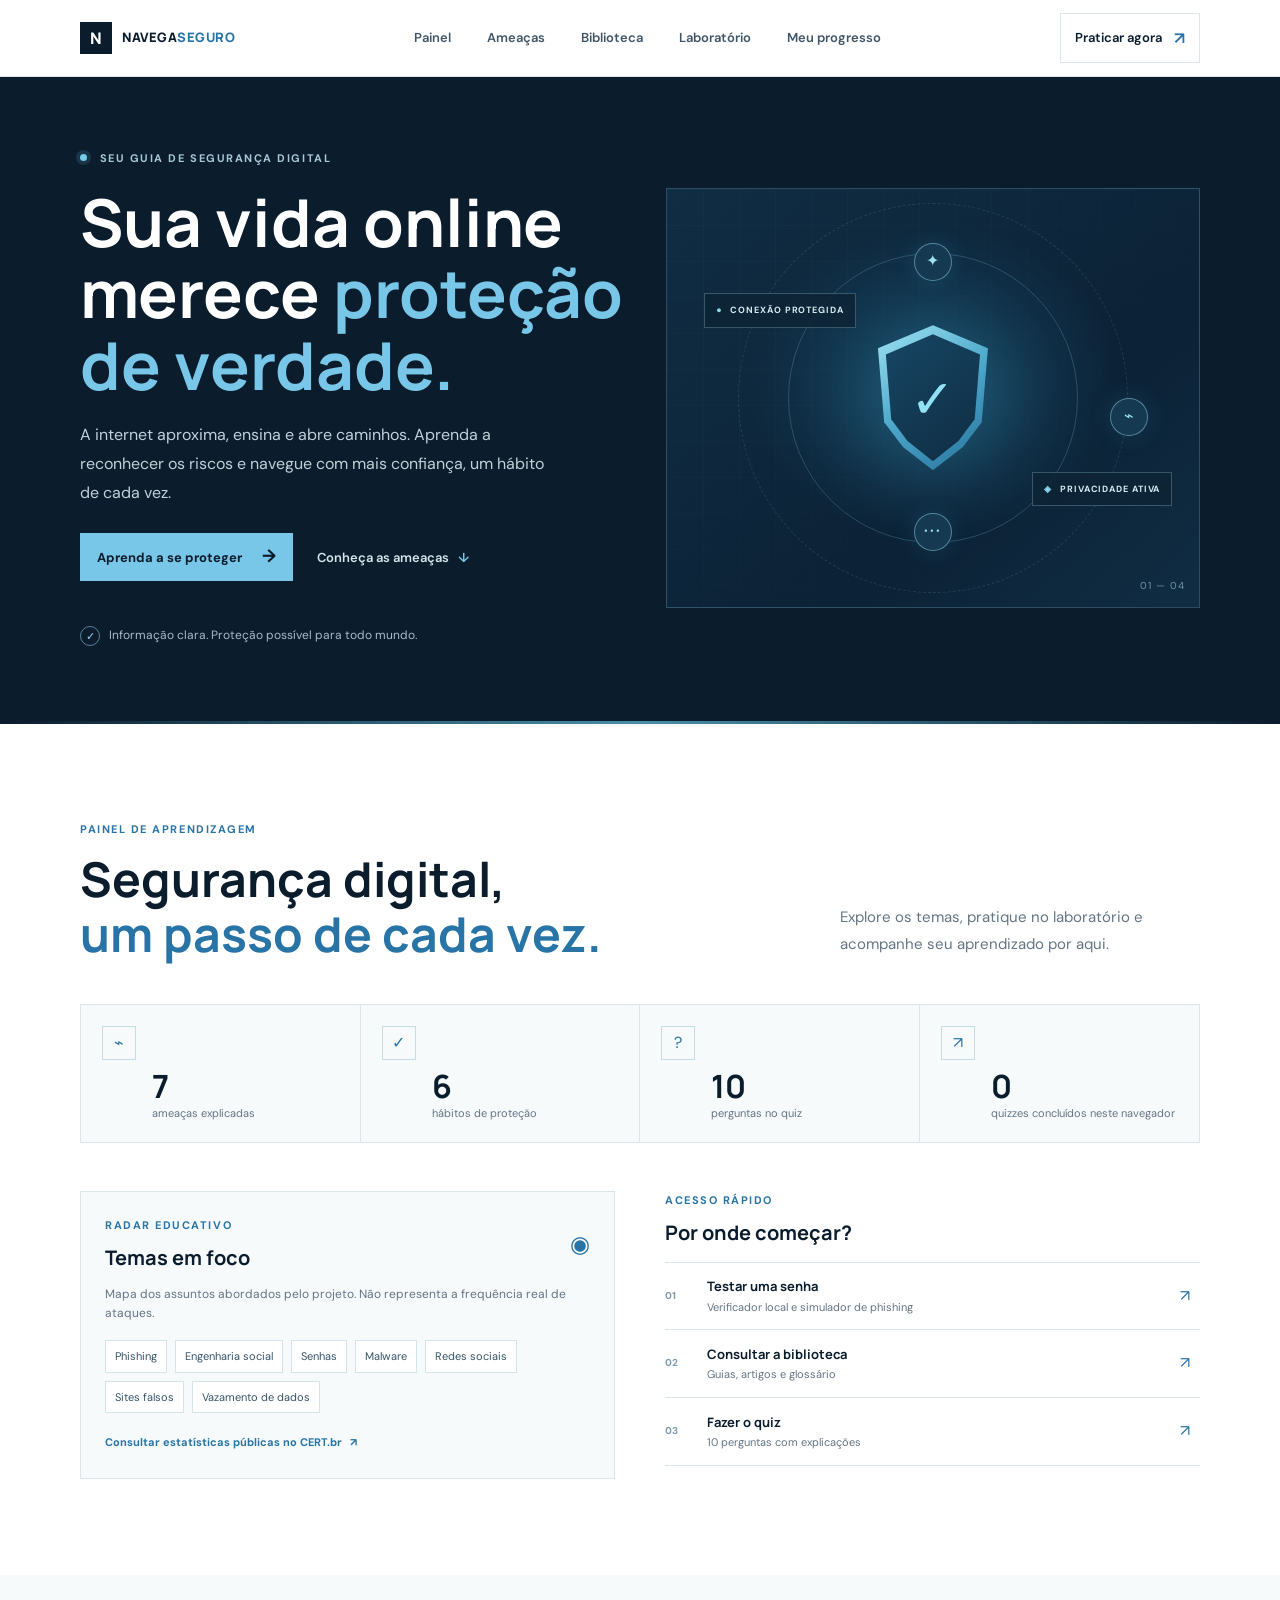
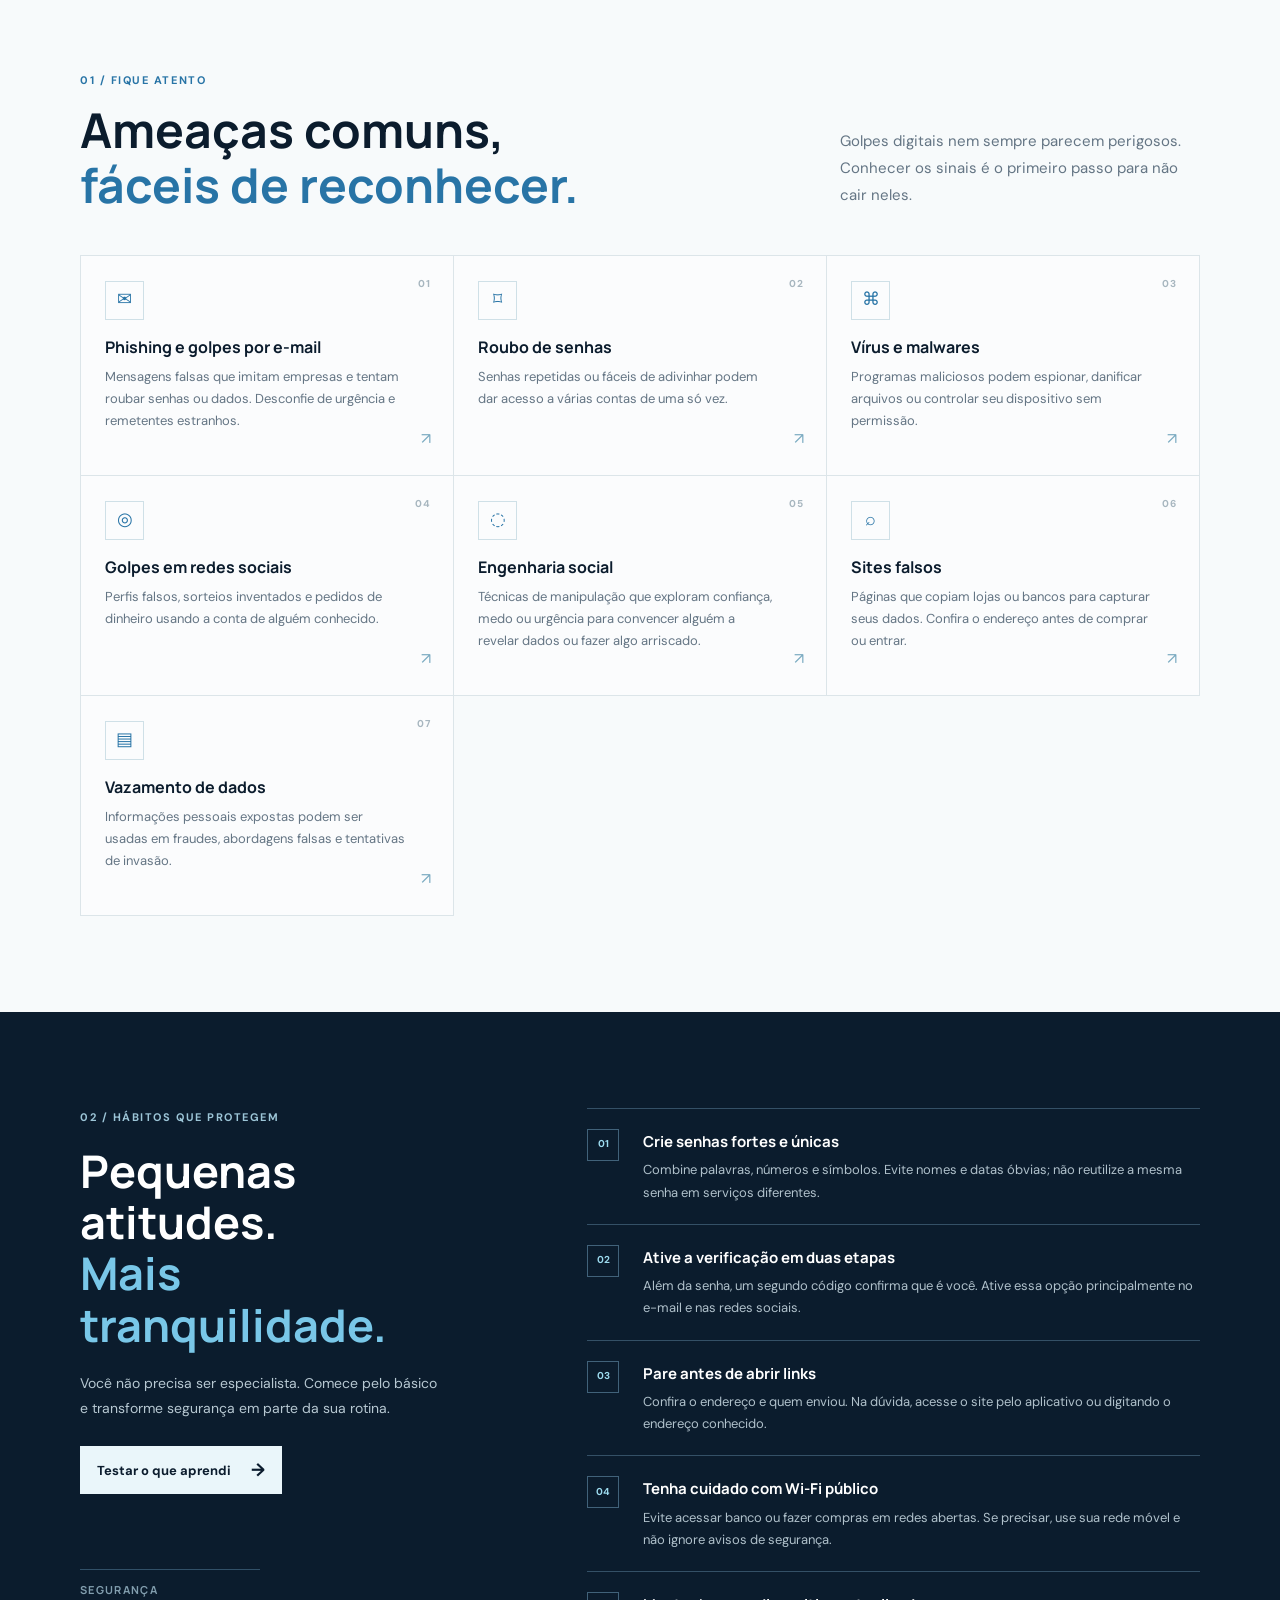
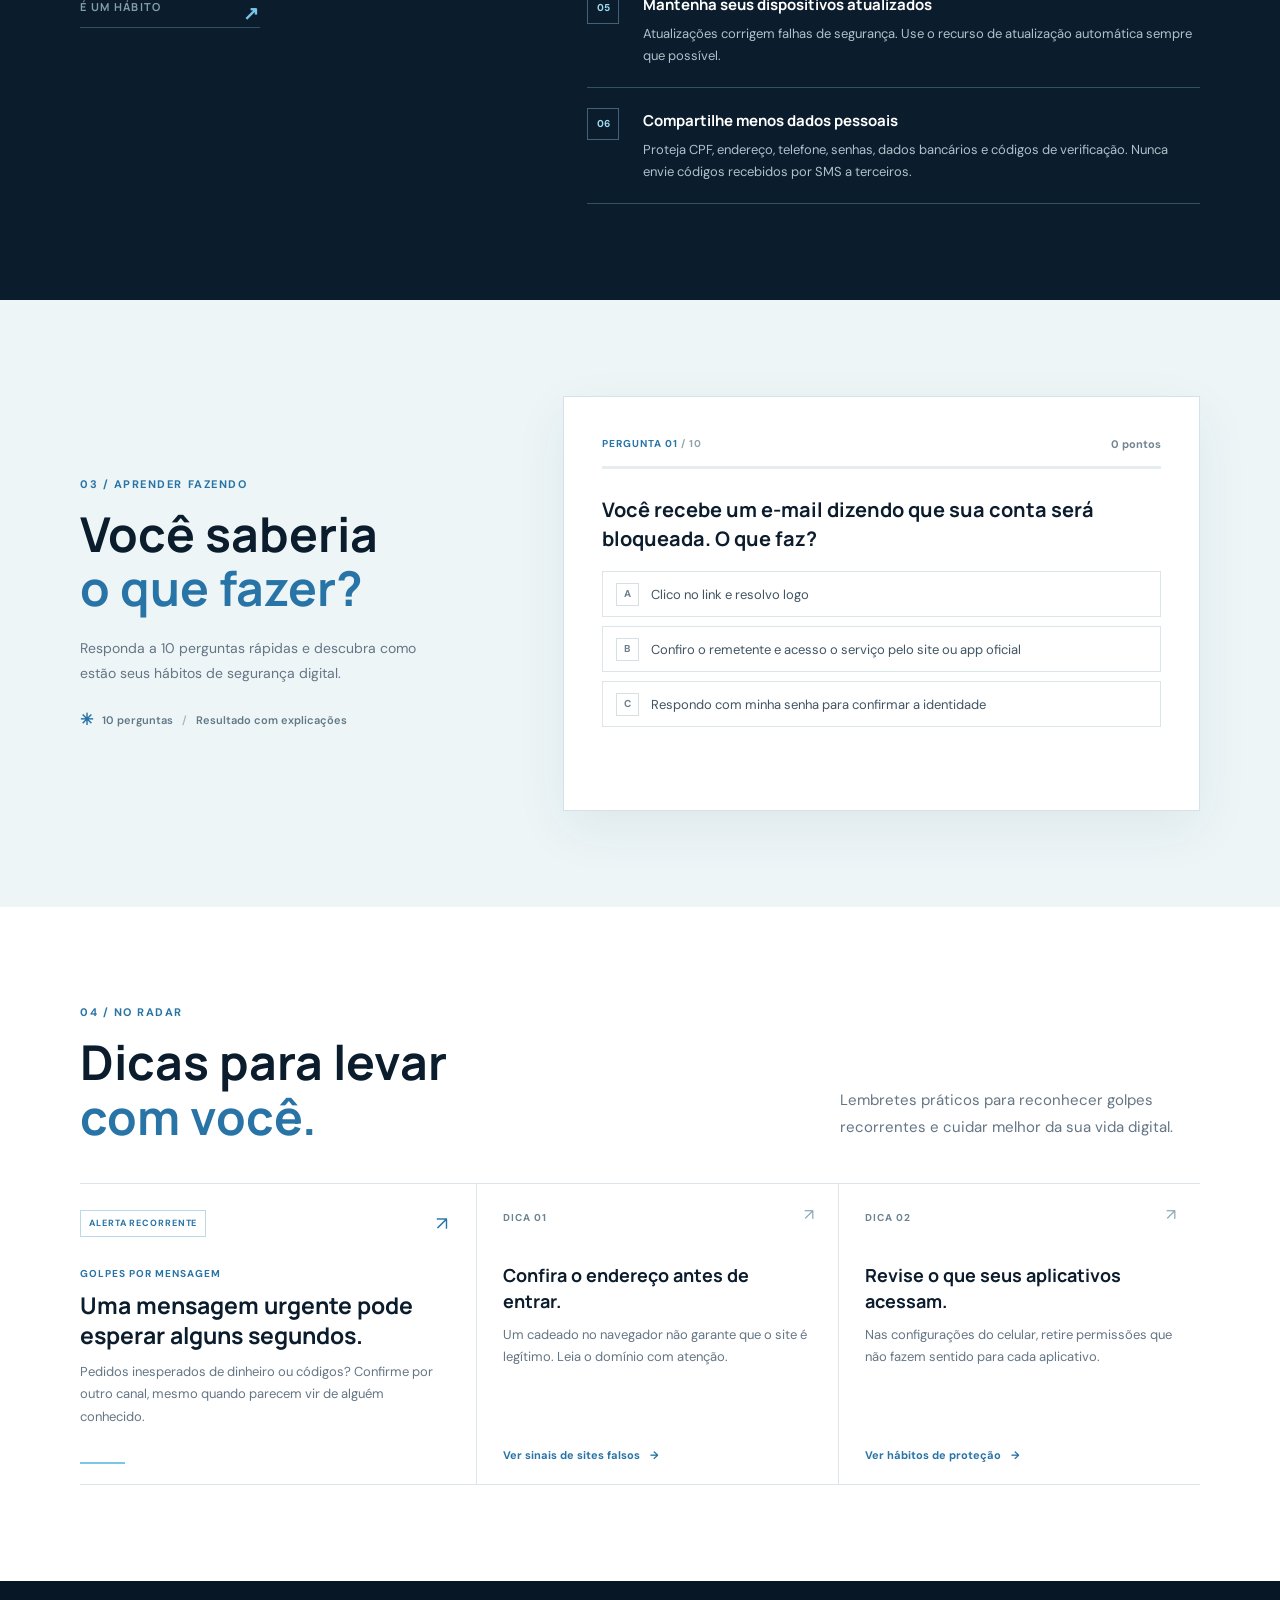
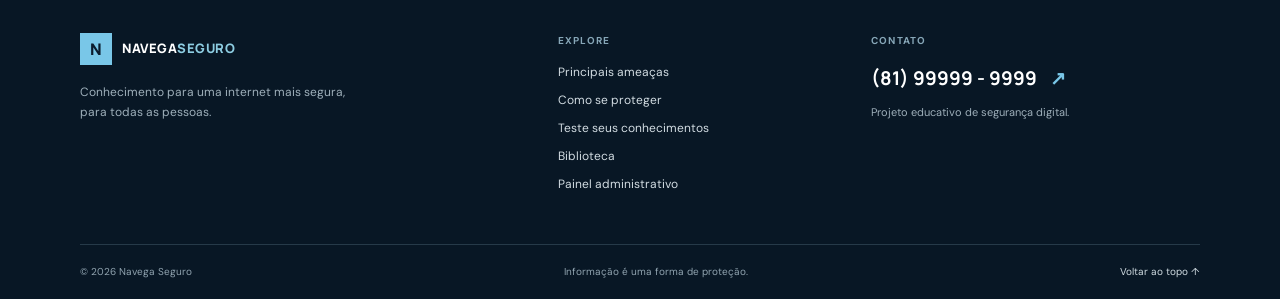
<file: index.html>
<!DOCTYPE html>
<html lang="pt-BR">
<head>
	<meta charset="UTF-8">
	<meta name="viewport" content="width=device-width, initial-scale=1.0">
	<meta name="theme-color" content="#0b1c2d">
	<meta name="description" content="Aprenda a identificar ameaças digitais e proteger suas contas, dispositivos e informações pessoais.">
	<title>Navega Seguro | Segurança digital para todos</title>
	<link rel="preconnect" href="https://fonts.googleapis.com">
	<link rel="preconnect" href="https://fonts.gstatic.com" crossorigin>
	<link href="https://fonts.googleapis.com/css2?family=DM+Sans:wght@400;500;600;700&family=Manrope:wght@500;600;700;800&display=swap" rel="stylesheet">
	<link rel="stylesheet" href="CSS/style.css">
	<script src="js/script.js" defer></script>
</head>
<body>
	<a class="skip-link" href="#conteudo">Pular para o conteúdo</a>

	<header class="site-header">
		<div class="container header-inner">
			<a class="brand" href="index.html" aria-label="Navega Seguro, página inicial">
				<span class="brand-mark" aria-hidden="true">N</span>
				<span>NAVEGA<span class="brand-light">SEGURO</span></span>
			</a>
			<button class="menu-toggle" type="button" aria-expanded="false" aria-controls="main-nav" aria-label="Abrir menu">
				<span></span><span></span><span></span>
			</button>
			<nav class="main-nav" id="main-nav" aria-label="Navegação principal">
				<a href="index.html">Painel</a>
				<a href="#ameacas">Ameaças</a>
				<a href="biblioteca.html">Biblioteca</a>
				<a href="laboratorio.html">Laboratório</a>
				<a href="conta.html">Meu progresso</a>
			</nav>
			<a class="header-cta" href="laboratorio.html">Praticar agora <span aria-hidden="true">↗</span></a>
		</div>
	</header>

	<main id="conteudo">
		<section class="hero" id="inicio" aria-labelledby="hero-title">
			<div class="container hero-layout">
				<div class="hero-copy">
					<p class="eyebrow"><span class="status-dot" aria-hidden="true"></span> SEU GUIA DE SEGURANÇA DIGITAL</p>
					<h1 id="hero-title">Sua vida online merece <span>proteção de verdade.</span></h1>
					<p class="hero-description">A internet aproxima, ensina e abre caminhos. Aprenda a reconhecer os riscos e navegue com mais confiança, um hábito de cada vez.</p>
					<div class="hero-actions">
						<a class="button button-primary" href="#protecao">Aprenda a se proteger <span aria-hidden="true">→</span></a>
						<a class="text-link" href="#ameacas">Conheça as ameaças <span aria-hidden="true">↓</span></a>
					</div>
					<div class="hero-note"><span class="note-icon" aria-hidden="true">✓</span> Informação clara. Proteção possível para todo mundo.</div>
				</div>
				<div class="hero-visual" role="img" aria-label="Ilustração de uma proteção digital em uma rede conectada">
					<div class="visual-grid" aria-hidden="true"></div>
					<div class="visual-orbit orbit-one" aria-hidden="true"></div>
					<div class="visual-orbit orbit-two" aria-hidden="true"></div>
					<div class="shield-art" aria-hidden="true">
						<div class="shield-glow"></div>
						<div class="shield-shape"><span class="shield-check">✓</span></div>
					</div>
					<div class="orbit-node node-top" aria-hidden="true"><span>✦</span></div>
					<div class="orbit-node node-right" aria-hidden="true"><span>⌁</span></div>
					<div class="orbit-node node-bottom" aria-hidden="true"><span>•••</span></div>
					<div class="visual-label label-lock"><span aria-hidden="true">●</span> CONEXÃO PROTEGIDA</div>
					<div class="visual-label label-privacy"><span aria-hidden="true">◈</span> PRIVACIDADE ATIVA</div>
					<span class="visual-index" aria-hidden="true">01 — 04</span>
				</div>
			</div>
			<div class="hero-bottom-line" aria-hidden="true"></div>
		</section>

		<section class="dashboard section-pad" aria-labelledby="dashboard-title">
			<div class="container">
				<div class="section-heading heading-split dashboard-heading">
					<div><p class="eyebrow eyebrow-blue">PAINEL DE APRENDIZAGEM</p><h2 id="dashboard-title">Segurança digital,<br><span>um passo de cada vez.</span></h2></div>
					<p class="section-intro">Explore os temas, pratique no laboratório e acompanhe seu aprendizado por aqui.</p>
				</div>
				<div class="dashboard-stats" aria-label="Indicadores do conteúdo educativo">
					<article class="dashboard-stat"><span class="stat-icon" aria-hidden="true">⌁</span><strong id="threat-count">7</strong><span>ameaças explicadas</span></article>
					<article class="dashboard-stat"><span class="stat-icon" aria-hidden="true">✓</span><strong>6</strong><span>hábitos de proteção</span></article>
					<article class="dashboard-stat"><span class="stat-icon" aria-hidden="true">?</span><strong>10</strong><span>perguntas no quiz</span></article>
					<article class="dashboard-stat"><span class="stat-icon" aria-hidden="true">↗</span><strong id="quiz-attempt-count">0</strong><span>quizzes concluídos neste navegador</span></article>
				</div>
				<div class="dashboard-lower">
					<div class="threat-radar">
						<div class="radar-title"><div><p class="eyebrow eyebrow-blue">RADAR EDUCATIVO</p><h3>Temas em foco</h3></div><span class="radar-symbol" aria-hidden="true">◉</span></div>
						<p class="radar-note">Mapa dos assuntos abordados pelo projeto. Não representa a frequência real de ataques.</p>
						<div class="radar-tags"><a href="#ameacas">Phishing</a><a href="#ameacas">Engenharia social</a><a href="#ameacas">Senhas</a><a href="#ameacas">Malware</a><a href="#ameacas">Redes sociais</a><a href="#ameacas">Sites falsos</a><a href="#ameacas">Vazamento de dados</a></div>
						<a class="source-link" href="https://stats.cert.br/" target="_blank" rel="noopener noreferrer">Consultar estatísticas públicas no CERT.br <span aria-hidden="true">↗</span></a>
					</div>
					<div class="quick-access">
						<div class="quick-heading"><p class="eyebrow eyebrow-blue">ACESSO RÁPIDO</p><h3>Por onde começar?</h3></div>
						<a class="quick-link" href="laboratorio.html"><span class="quick-number">01</span><span><strong>Testar uma senha</strong><small>Verificador local e simulador de phishing</small></span><span class="quick-arrow" aria-hidden="true">↗</span></a>
						<a class="quick-link" href="biblioteca.html"><span class="quick-number">02</span><span><strong>Consultar a biblioteca</strong><small>Guias, artigos e glossário</small></span><span class="quick-arrow" aria-hidden="true">↗</span></a>
						<a class="quick-link" href="#quiz"><span class="quick-number">03</span><span><strong>Fazer o quiz</strong><small>10 perguntas com explicações</small></span><span class="quick-arrow" aria-hidden="true">↗</span></a>
					</div>
				</div>
			</div>
		</section>

		<section class="threats section-pad" id="ameacas" aria-labelledby="threats-title">
			<div class="container">
				<div class="section-heading heading-split">
					<div>
						<p class="eyebrow eyebrow-blue">01 / FIQUE ATENTO</p>
						<h2 id="threats-title">Ameaças comuns,<br><span>fáceis de reconhecer.</span></h2>
					</div>
					<p class="section-intro">Golpes digitais nem sempre parecem perigosos. Conhecer os sinais é o primeiro passo para não cair neles.</p>
				</div>
				<div class="threat-grid">
					<article class="threat-item">
						<span class="item-number">01</span><span class="item-icon" aria-hidden="true">✉</span>
						<h3>Phishing e golpes por e-mail</h3>
						<p>Mensagens falsas que imitam empresas e tentam roubar senhas ou dados. Desconfie de urgência e remetentes estranhos.</p>
						<span class="item-arrow" aria-hidden="true">↗</span>
					</article>
					<article class="threat-item">
						<span class="item-number">02</span><span class="item-icon" aria-hidden="true">⌑</span>
						<h3>Roubo de senhas</h3>
						<p>Senhas repetidas ou fáceis de adivinhar podem dar acesso a várias contas de uma só vez.</p>
						<span class="item-arrow" aria-hidden="true">↗</span>
					</article>
					<article class="threat-item">
						<span class="item-number">03</span><span class="item-icon" aria-hidden="true">⌘</span>
						<h3>Vírus e malwares</h3>
						<p>Programas maliciosos podem espionar, danificar arquivos ou controlar seu dispositivo sem permissão.</p>
						<span class="item-arrow" aria-hidden="true">↗</span>
					</article>
					<article class="threat-item">
						<span class="item-number">04</span><span class="item-icon" aria-hidden="true">◎</span>
						<h3>Golpes em redes sociais</h3>
						<p>Perfis falsos, sorteios inventados e pedidos de dinheiro usando a conta de alguém conhecido.</p>
						<span class="item-arrow" aria-hidden="true">↗</span>
					</article>
					<article class="threat-item">
						<span class="item-number">05</span><span class="item-icon" aria-hidden="true">◌</span>
						<h3>Engenharia social</h3>
						<p>Técnicas de manipulação que exploram confiança, medo ou urgência para convencer alguém a revelar dados ou fazer algo arriscado.</p>
						<span class="item-arrow" aria-hidden="true">↗</span>
					</article>
					<article class="threat-item">
						<span class="item-number">06</span><span class="item-icon" aria-hidden="true">⌕</span>
						<h3>Sites falsos</h3>
						<p>Páginas que copiam lojas ou bancos para capturar seus dados. Confira o endereço antes de comprar ou entrar.</p>
						<span class="item-arrow" aria-hidden="true">↗</span>
					</article>
					<article class="threat-item">
						<span class="item-number">07</span><span class="item-icon" aria-hidden="true">▤</span>
						<h3>Vazamento de dados</h3>
						<p>Informações pessoais expostas podem ser usadas em fraudes, abordagens falsas e tentativas de invasão.</p>
						<span class="item-arrow" aria-hidden="true">↗</span>
					</article>
				</div>
			</div>
		</section>

		<section class="protection section-pad" id="protecao" aria-labelledby="protection-title">
			<div class="container protection-layout">
				<div class="protection-aside">
					<p class="eyebrow">02 / HÁBITOS QUE PROTEGEM</p>
					<h2 id="protection-title">Pequenas atitudes.<br><span>Mais tranquilidade.</span></h2>
					<p>Você não precisa ser especialista. Comece pelo básico e transforme segurança em parte da sua rotina.</p>
					<a class="button button-light" href="#quiz">Testar o que aprendi <span aria-hidden="true">→</span></a>
					<div class="aside-deco" aria-hidden="true">SEGURANÇA<br>É UM HÁBITO<span>↗</span></div>
				</div>
				<div class="protection-list">
					<article class="tip-row">
						<span class="tip-check" aria-hidden="true">01</span>
						<div><h3>Crie senhas fortes e únicas</h3><p>Combine palavras, números e símbolos. Evite nomes e datas óbvias; não reutilize a mesma senha em serviços diferentes.</p></div>
					</article>
					<article class="tip-row">
						<span class="tip-check" aria-hidden="true">02</span>
						<div><h3>Ative a verificação em duas etapas</h3><p>Além da senha, um segundo código confirma que é você. Ative essa opção principalmente no e-mail e nas redes sociais.</p></div>
					</article>
					<article class="tip-row">
						<span class="tip-check" aria-hidden="true">03</span>
						<div><h3>Pare antes de abrir links</h3><p>Confira o endereço e quem enviou. Na dúvida, acesse o site pelo aplicativo ou digitando o endereço conhecido.</p></div>
					</article>
					<article class="tip-row">
						<span class="tip-check" aria-hidden="true">04</span>
						<div><h3>Tenha cuidado com Wi-Fi público</h3><p>Evite acessar banco ou fazer compras em redes abertas. Se precisar, use sua rede móvel e não ignore avisos de segurança.</p></div>
					</article>
					<article class="tip-row">
						<span class="tip-check" aria-hidden="true">05</span>
						<div><h3>Mantenha seus dispositivos atualizados</h3><p>Atualizações corrigem falhas de segurança. Use o recurso de atualização automática sempre que possível.</p></div>
					</article>
					<article class="tip-row">
						<span class="tip-check" aria-hidden="true">06</span>
						<div><h3>Compartilhe menos dados pessoais</h3><p>Proteja CPF, endereço, telefone, senhas, dados bancários e códigos de verificação. Nunca envie códigos recebidos por SMS a terceiros.</p></div>
					</article>
				</div>
			</div>
		</section>

		<section class="quiz-section section-pad" id="quiz" aria-labelledby="quiz-title">
			<div class="container quiz-layout">
				<div class="quiz-heading">
					<p class="eyebrow eyebrow-blue">03 / APRENDER FAZENDO</p>
					<h2 id="quiz-title">Você saberia<br><span>o que fazer?</span></h2>
					<p>Responda a 10 perguntas rápidas e descubra como estão seus hábitos de segurança digital.</p>
					<div class="quiz-meta"><span class="meta-icon" aria-hidden="true">✳</span> 10 perguntas <span class="meta-divider">/</span> Resultado com explicações</div>
				</div>
				<div class="quiz-panel" aria-live="polite">
					<div class="quiz-topline">
						<span id="quiz-progress-label">PERGUNTA 01 <span class="progress-total">/ 10</span></span>
						<span class="quiz-score" id="quiz-score">0 pontos</span>
					</div>
					<div class="progress-track" role="progressbar" aria-label="Progresso do quiz" aria-valuemin="0" aria-valuemax="10" aria-valuenow="0" id="quiz-progress"><span></span></div>
					<div id="quiz-content">
						<h3 class="question-title" id="question-text">Carregando pergunta...</h3>
						<div class="answer-list" id="answer-list"></div>
						<div class="answer-feedback" id="answer-feedback" role="status" hidden></div>
						<button class="button button-primary quiz-next" id="quiz-next" type="button" hidden>Próxima pergunta <span aria-hidden="true">→</span></button>
					</div>
					<div class="quiz-result" id="quiz-result" hidden></div>
				</div>
			</div>
		</section>

		<section class="updates section-pad" id="dicas" aria-labelledby="updates-title">
			<div class="container">
				<div class="section-heading heading-split updates-heading">
					<div><p class="eyebrow eyebrow-blue">04 / NO RADAR</p><h2 id="updates-title">Dicas para levar<br><span>com você.</span></h2></div>
					<p class="section-intro">Lembretes práticos para reconhecer golpes recorrentes e cuidar melhor da sua vida digital.</p>
				</div>
				<div class="updates-grid">
					<article class="update-feature">
						<div class="feature-top"><span class="update-tag">ALERTA RECORRENTE</span><span class="feature-symbol" aria-hidden="true">↗</span></div>
						<p class="update-category">GOLPES POR MENSAGEM</p>
						<h3>Uma mensagem urgente pode esperar alguns segundos.</h3>
						<p>Pedidos inesperados de dinheiro ou códigos? Confirme por outro canal, mesmo quando parecem vir de alguém conhecido.</p>
						<span class="feature-rule" aria-hidden="true"></span>
					</article>
					<article class="update-note">
						<span class="note-number">DICA 01</span><span class="update-icon" aria-hidden="true">↗</span>
						<h3>Confira o endereço antes de entrar.</h3>
						<p>Um cadeado no navegador não garante que o site é legítimo. Leia o domínio com atenção.</p>
						<a href="#ameacas" class="note-link">Ver sinais de sites falsos <span aria-hidden="true">→</span></a>
					</article>
					<article class="update-note">
						<span class="note-number">DICA 02</span><span class="update-icon" aria-hidden="true">↗</span>
						<h3>Revise o que seus aplicativos acessam.</h3>
						<p>Nas configurações do celular, retire permissões que não fazem sentido para cada aplicativo.</p>
						<a href="#protecao" class="note-link">Ver hábitos de proteção <span aria-hidden="true">→</span></a>
					</article>
				</div>
			</div>
		</section>
	</main>

	<footer class="site-footer" id="contato">
		<div class="container footer-main">
			<div class="footer-brand-block">
				<a class="brand brand-footer" href="#inicio" aria-label="Navega Seguro, voltar ao início"><span class="brand-mark" aria-hidden="true">N</span><span>NAVEGA<span class="brand-light">SEGURO</span></span></a>
				<p>Conhecimento para uma internet mais segura, para todas as pessoas.</p>
			</div>
			<div class="footer-links"><p class="footer-label">EXPLORE</p><a href="#ameacas">Principais ameaças</a><a href="#protecao">Como se proteger</a><a href="#quiz">Teste seus conhecimentos</a><a href="biblioteca.html">Biblioteca</a><a href="admin.html">Painel administrativo</a></div>
			<div class="footer-contact"><p class="footer-label">CONTATO</p><a class="contact-number" href="tel:+5581999999999">(81) 99999 - 9999 <span aria-hidden="true">↗</span></a><p>Projeto educativo de segurança digital.</p></div>
		</div>
		<div class="container footer-bottom"><span>© <span id="current-year">2026</span> Navega Seguro</span><span>Informação é uma forma de proteção.</span><a href="#inicio">Voltar ao topo ↑</a></div>
	</footer>
</body>
</html>
</file>
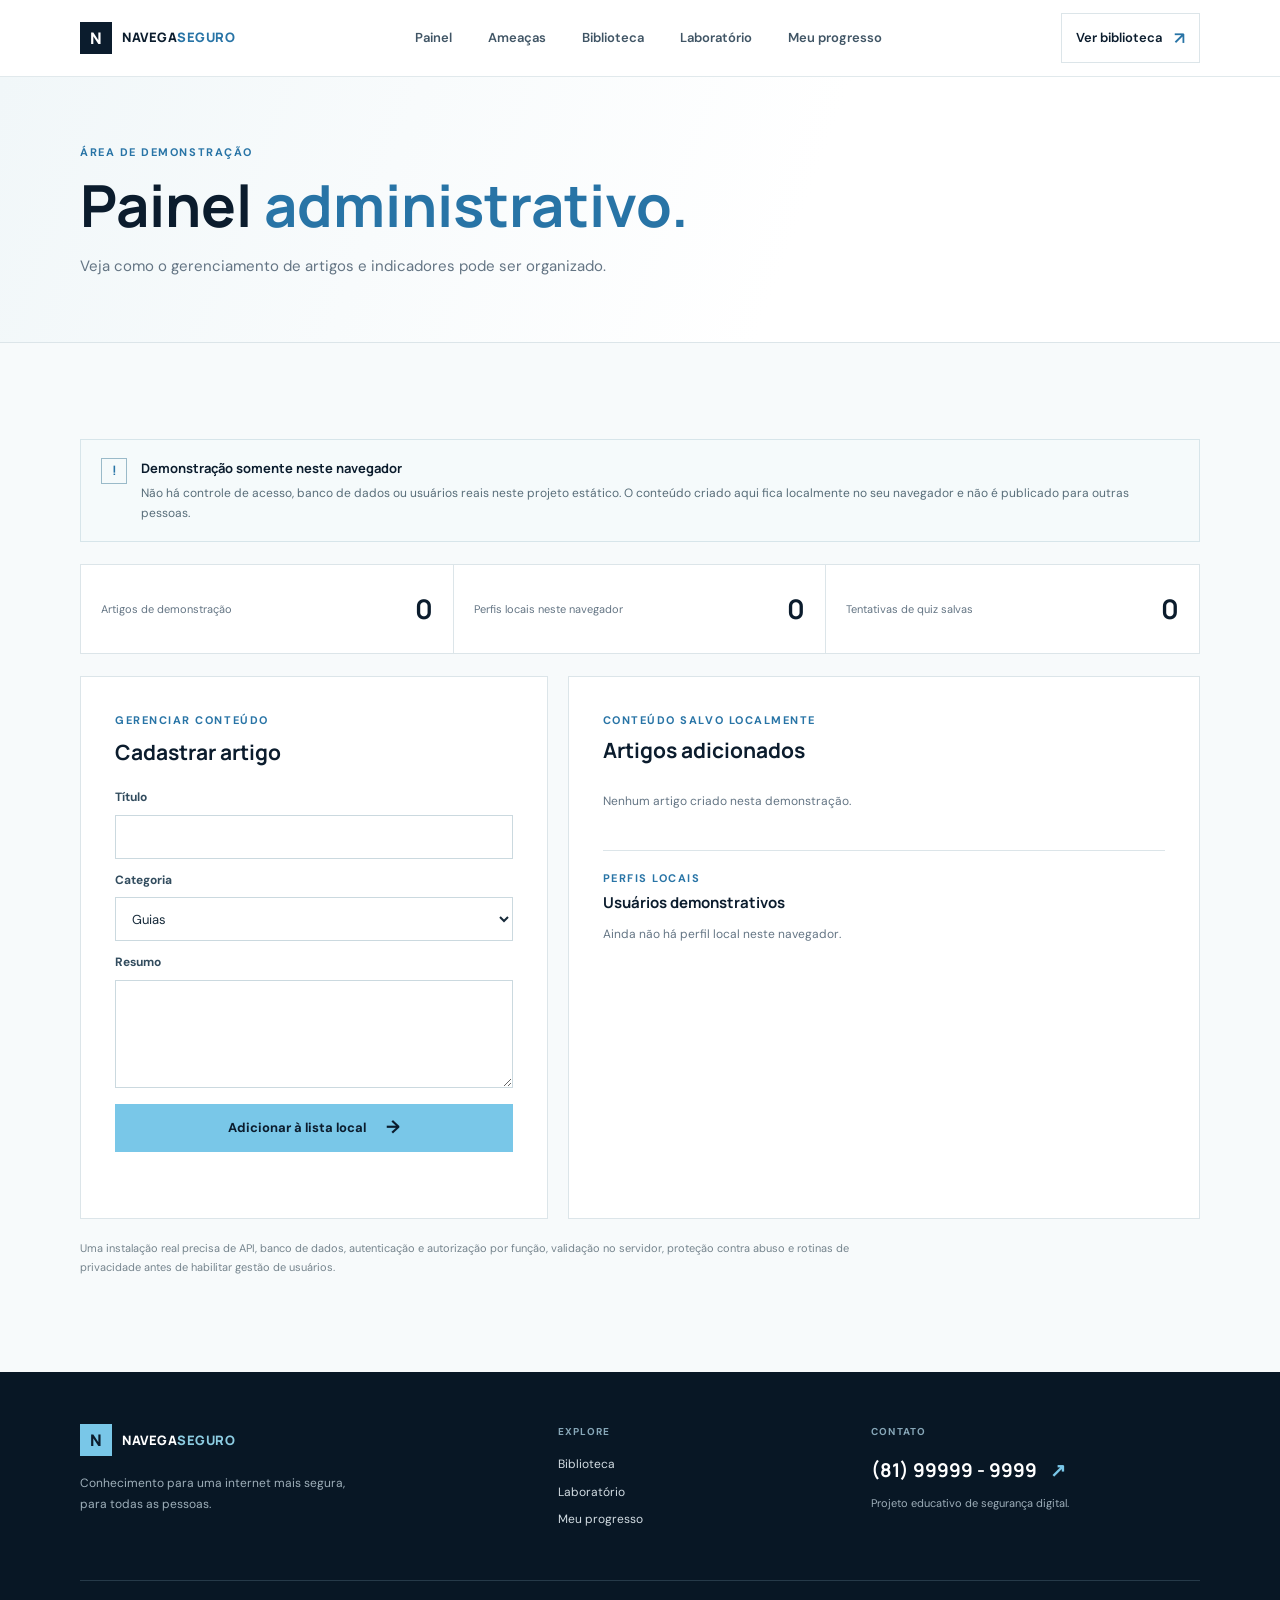
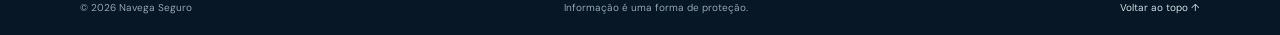
<file: admin.html>
<!DOCTYPE html>
<html lang="pt-BR">
<head>
	<meta charset="UTF-8">
	<meta name="viewport" content="width=device-width, initial-scale=1.0">
	<meta name="theme-color" content="#0b1c2d">
	<meta name="description" content="Demonstração local de gerenciamento de conteúdos educativos.">
	<title>Administração demo | Navega Seguro</title>
	<link rel="preconnect" href="https://fonts.googleapis.com">
	<link rel="preconnect" href="https://fonts.gstatic.com" crossorigin>
	<link href="https://fonts.googleapis.com/css2?family=DM+Sans:wght@400;500;600;700&family=Manrope:wght@500;600;700;800&display=swap" rel="stylesheet">
	<link rel="stylesheet" href="CSS/style.css">
	<script src="js/script.js" defer></script>
</head>
<body>
	<a class="skip-link" href="#conteudo">Pular para o conteúdo</a>
	<header class="site-header"><div class="container header-inner">
		<a class="brand" href="index.html" aria-label="Navega Seguro, página inicial"><span class="brand-mark" aria-hidden="true">N</span><span>NAVEGA<span class="brand-light">SEGURO</span></span></a>
		<button class="menu-toggle" type="button" aria-expanded="false" aria-controls="main-nav" aria-label="Abrir menu"><span></span><span></span><span></span></button>
		<nav class="main-nav" id="main-nav" aria-label="Navegação principal"><a href="index.html">Painel</a><a href="index.html#ameacas">Ameaças</a><a href="biblioteca.html">Biblioteca</a><a href="laboratorio.html">Laboratório</a><a href="conta.html">Meu progresso</a></nav>
		<a class="header-cta" href="biblioteca.html">Ver biblioteca <span aria-hidden="true">↗</span></a>
	</div></header>
	<main id="conteudo">
		<section class="page-hero"><div class="container page-hero-inner"><p class="eyebrow eyebrow-blue">ÁREA DE DEMONSTRAÇÃO</p><h1>Painel <span>administrativo.</span></h1><p>Veja como o gerenciamento de artigos e indicadores pode ser organizado.</p></div></section>
		<section class="admin-section section-pad"><div class="container">
			<div class="demo-notice admin-notice"><span class="notice-symbol" aria-hidden="true">!</span><div><strong>Demonstração somente neste navegador</strong><p>Não há controle de acesso, banco de dados ou usuários reais neste projeto estático. O conteúdo criado aqui fica localmente no seu navegador e não é publicado para outras pessoas.</p></div></div>
			<div class="admin-metrics" aria-label="Indicadores locais"><article><span>Artigos de demonstração</span><strong id="admin-article-count">0</strong></article><article><span>Perfis locais neste navegador</span><strong id="admin-user-count">0</strong></article><article><span>Tentativas de quiz salvas</span><strong id="admin-quiz-count">0</strong></article></div>
			<div class="admin-layout">
				<section class="account-panel" aria-labelledby="article-form-title"><p class="eyebrow eyebrow-blue">GERENCIAR CONTEÚDO</p><h2 id="article-form-title">Cadastrar artigo</h2><form id="article-form" class="stacked-form"><label class="field-label" for="article-title">Título</label><input class="text-input" id="article-title" maxlength="90" required><label class="field-label" for="article-category">Categoria</label><select class="text-input" id="article-category"><option>Guias</option><option>Golpes e ameaças</option><option>Privacidade</option><option>Contas e senhas</option></select><label class="field-label" for="article-summary">Resumo</label><textarea class="text-input text-area" id="article-summary" maxlength="240" rows="4" required></textarea><button class="button button-primary form-submit" type="submit">Adicionar à lista local <span aria-hidden="true">→</span></button></form><p id="article-feedback" class="form-feedback" role="status" aria-live="polite"></p></section>
				<section class="account-panel admin-list-panel" aria-labelledby="admin-content-title"><div class="history-heading"><div><p class="eyebrow eyebrow-blue">CONTEÚDO SALVO LOCALMENTE</p><h2 id="admin-content-title">Artigos adicionados</h2></div></div><div id="admin-article-list" class="admin-article-list"><p class="empty-state">Nenhum artigo criado nesta demonstração.</p></div><div class="local-users"><p class="eyebrow eyebrow-blue">PERFIS LOCAIS</p><h3>Usuários demonstrativos</h3><div id="admin-user-list"><p class="empty-state">Ainda não há perfil local neste navegador.</p></div></div></section>
			</div>
			<p class="account-footnote">Uma instalação real precisa de API, banco de dados, autenticação e autorização por função, validação no servidor, proteção contra abuso e rotinas de privacidade antes de habilitar gestão de usuários.</p>
		</div></section>
	</main>
	<footer class="site-footer"><div class="container footer-main"><div class="footer-brand-block"><a class="brand brand-footer" href="index.html"><span class="brand-mark" aria-hidden="true">N</span><span>NAVEGA<span class="brand-light">SEGURO</span></span></a><p>Conhecimento para uma internet mais segura, para todas as pessoas.</p></div><div class="footer-links"><p class="footer-label">EXPLORE</p><a href="biblioteca.html">Biblioteca</a><a href="laboratorio.html">Laboratório</a><a href="conta.html">Meu progresso</a></div><div class="footer-contact"><p class="footer-label">CONTATO</p><a class="contact-number" href="tel:+5581999999999">(81) 99999 - 9999 <span aria-hidden="true">↗</span></a><p>Projeto educativo de segurança digital.</p></div></div><div class="container footer-bottom"><span>© <span id="current-year">2026</span> Navega Seguro</span><span>Informação é uma forma de proteção.</span><a href="#conteudo">Voltar ao topo ↑</a></div></footer>
</body>
</html>
</file>
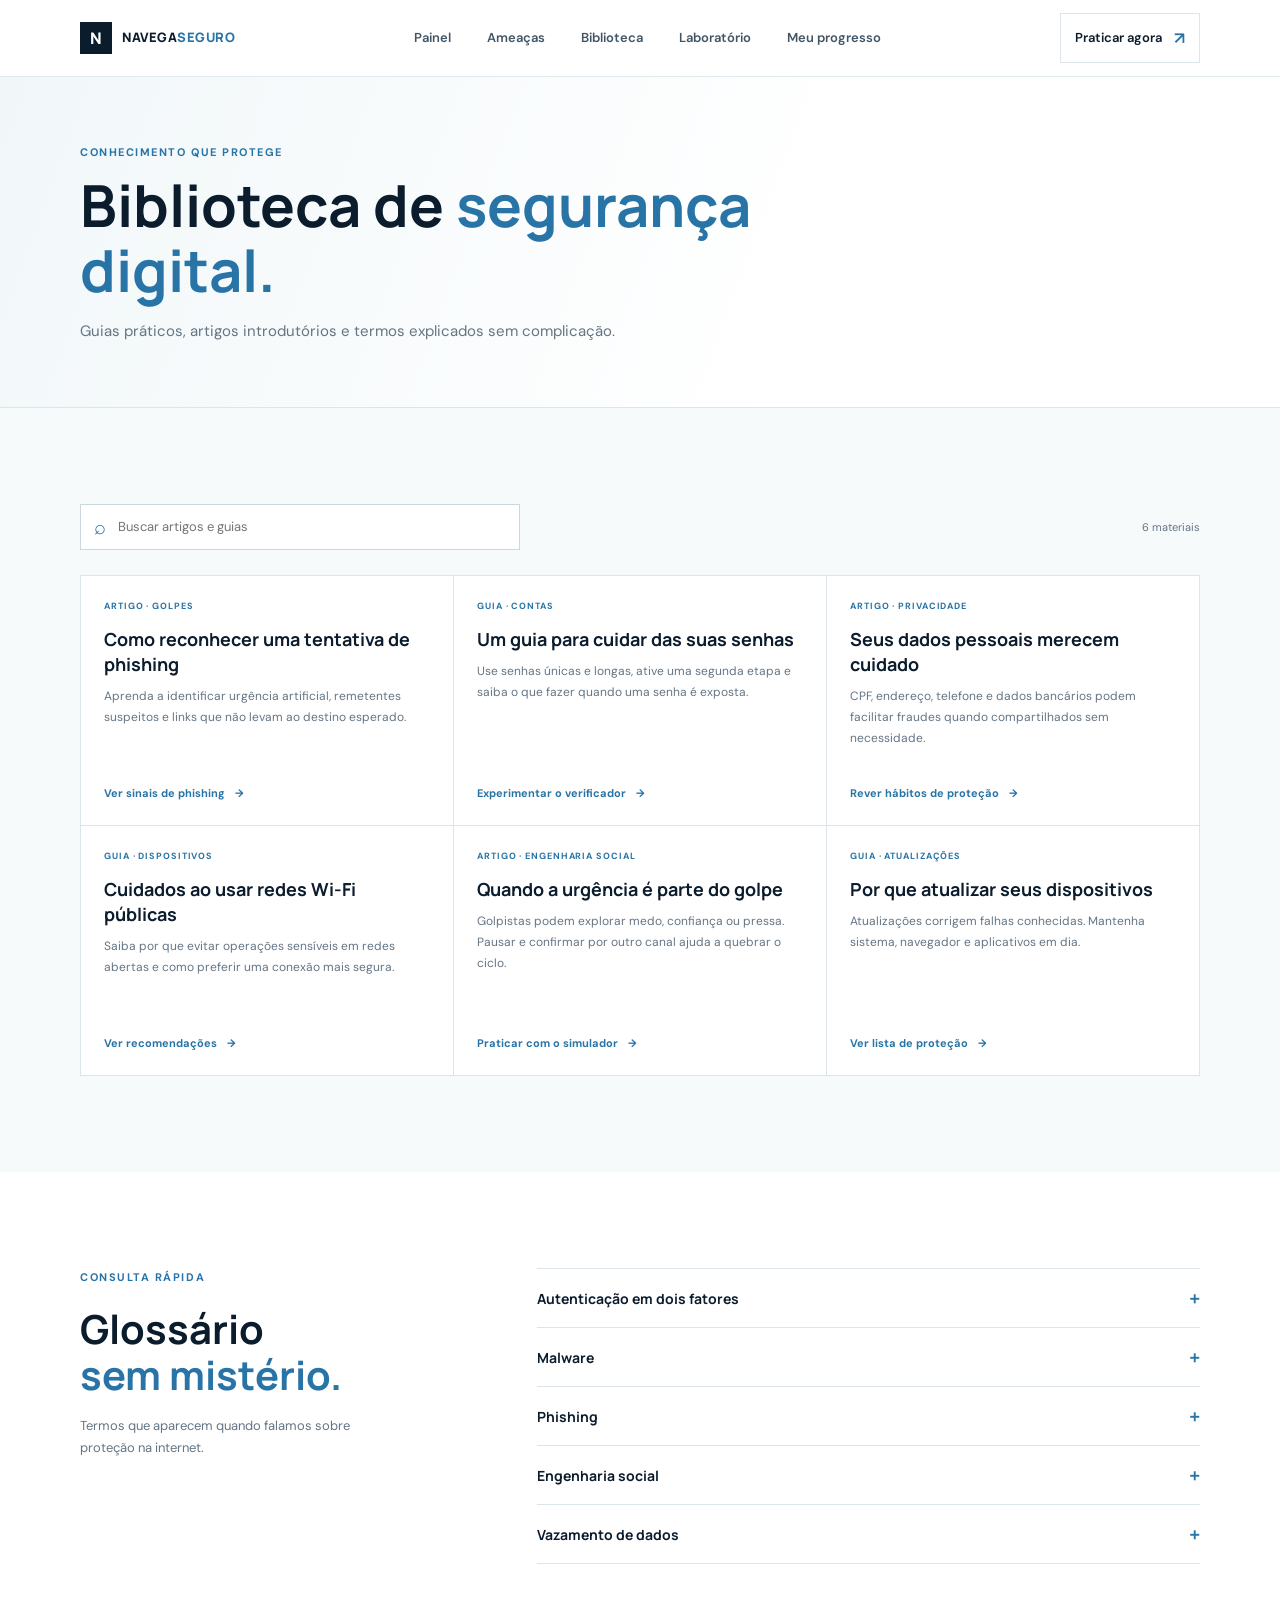
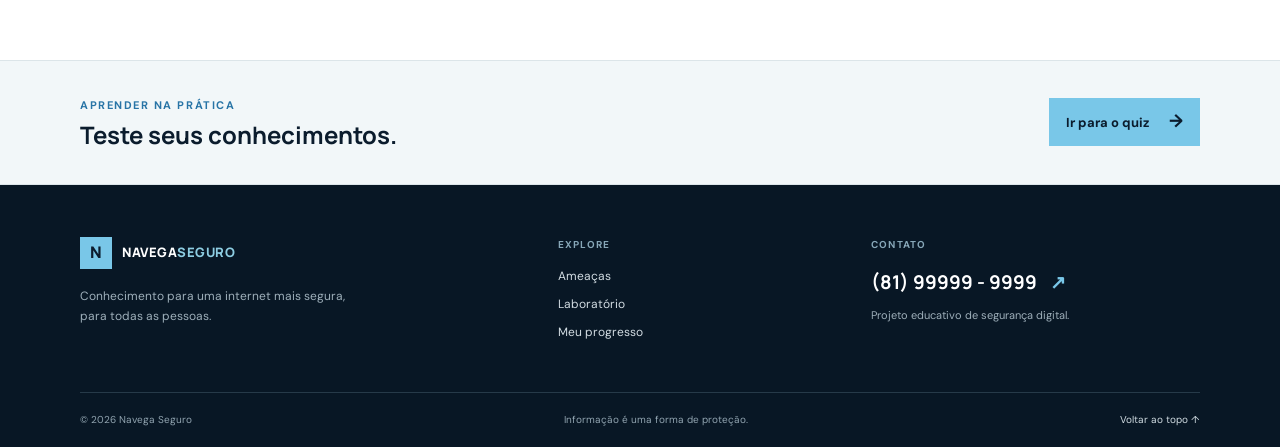
<file: biblioteca.html>
<!DOCTYPE html>
<html lang="pt-BR">
<head>
	<meta charset="UTF-8">
	<meta name="viewport" content="width=device-width, initial-scale=1.0">
	<meta name="theme-color" content="#0b1c2d">
	<meta name="description" content="Artigos, guias e glossário para aprender segurança digital com clareza.">
	<title>Biblioteca | Navega Seguro</title>
	<link rel="preconnect" href="https://fonts.googleapis.com">
	<link rel="preconnect" href="https://fonts.gstatic.com" crossorigin>
	<link href="https://fonts.googleapis.com/css2?family=DM+Sans:wght@400;500;600;700&family=Manrope:wght@500;600;700;800&display=swap" rel="stylesheet">
	<link rel="stylesheet" href="CSS/style.css">
	<script src="js/script.js" defer></script>
</head>
<body>
	<a class="skip-link" href="#conteudo">Pular para o conteúdo</a>
	<header class="site-header"><div class="container header-inner">
		<a class="brand" href="index.html" aria-label="Navega Seguro, página inicial"><span class="brand-mark" aria-hidden="true">N</span><span>NAVEGA<span class="brand-light">SEGURO</span></span></a>
		<button class="menu-toggle" type="button" aria-expanded="false" aria-controls="main-nav" aria-label="Abrir menu"><span></span><span></span><span></span></button>
		<nav class="main-nav" id="main-nav" aria-label="Navegação principal"><a href="index.html">Painel</a><a href="index.html#ameacas">Ameaças</a><a href="biblioteca.html" aria-current="page">Biblioteca</a><a href="laboratorio.html">Laboratório</a><a href="conta.html">Meu progresso</a></nav>
		<a class="header-cta" href="laboratorio.html">Praticar agora <span aria-hidden="true">↗</span></a>
	</div></header>
	<main id="conteudo">
		<section class="page-hero"><div class="container page-hero-inner"><p class="eyebrow eyebrow-blue">CONHECIMENTO QUE PROTEGE</p><h1>Biblioteca de <span>segurança digital.</span></h1><p>Guias práticos, artigos introdutórios e termos explicados sem complicação.</p></div></section>
		<section class="library-section section-pad"><div class="container">
			<div class="library-toolbar"><label class="search-field"><span class="sr-only">Buscar na biblioteca</span><span aria-hidden="true">⌕</span><input id="library-search" type="search" placeholder="Buscar artigos e guias" autocomplete="off"></label><span id="library-count" class="library-count" aria-live="polite">6 materiais</span></div>
			<div class="library-grid" id="library-grid">
				<article class="library-card" data-library-item data-keywords="phishing e-mail fraude link"><span class="library-category">ARTIGO · GOLPES</span><h2>Como reconhecer uma tentativa de phishing</h2><p>Aprenda a identificar urgência artificial, remetentes suspeitos e links que não levam ao destino esperado.</p><a href="index.html#ameacas" class="note-link">Ver sinais de phishing <span aria-hidden="true">→</span></a></article>
				<article class="library-card" data-library-item data-keywords="senha conta autenticação dois fatores"><span class="library-category">GUIA · CONTAS</span><h2>Um guia para cuidar das suas senhas</h2><p>Use senhas únicas e longas, ative uma segunda etapa e saiba o que fazer quando uma senha é exposta.</p><a href="laboratorio.html" class="note-link">Experimentar o verificador <span aria-hidden="true">→</span></a></article>
				<article class="library-card" data-library-item data-keywords="privacidade dados pessoal aplicativo"><span class="library-category">ARTIGO · PRIVACIDADE</span><h2>Seus dados pessoais merecem cuidado</h2><p>CPF, endereço, telefone e dados bancários podem facilitar fraudes quando compartilhados sem necessidade.</p><a href="index.html#protecao" class="note-link">Rever hábitos de proteção <span aria-hidden="true">→</span></a></article>
				<article class="library-card" data-library-item data-keywords="wifi rede pública internet"><span class="library-category">GUIA · DISPOSITIVOS</span><h2>Cuidados ao usar redes Wi-Fi públicas</h2><p>Saiba por que evitar operações sensíveis em redes abertas e como preferir uma conexão mais segura.</p><a href="index.html#protecao" class="note-link">Ver recomendações <span aria-hidden="true">→</span></a></article>
				<article class="library-card" data-library-item data-keywords="engenharia social golpe manipulação"><span class="library-category">ARTIGO · ENGENHARIA SOCIAL</span><h2>Quando a urgência é parte do golpe</h2><p>Golpistas podem explorar medo, confiança ou pressa. Pausar e confirmar por outro canal ajuda a quebrar o ciclo.</p><a href="laboratorio.html" class="note-link">Praticar com o simulador <span aria-hidden="true">→</span></a></article>
				<article class="library-card" data-library-item data-keywords="atualização malware aplicativo celular"><span class="library-category">GUIA · ATUALIZAÇÕES</span><h2>Por que atualizar seus dispositivos</h2><p>Atualizações corrigem falhas conhecidas. Mantenha sistema, navegador e aplicativos em dia.</p><a href="index.html#protecao" class="note-link">Ver lista de proteção <span aria-hidden="true">→</span></a></article>
			</div>
			<p class="empty-search" id="library-empty" hidden>Nenhum material corresponde a essa busca.</p>
		</div></section>
		<section class="glossary-section section-pad"><div class="container glossary-layout"><div><p class="eyebrow eyebrow-blue">CONSULTA RÁPIDA</p><h2>Glossário<br><span>sem mistério.</span></h2><p class="glossary-intro">Termos que aparecem quando falamos sobre proteção na internet.</p></div><div class="glossary-list">
			<details><summary>Autenticação em dois fatores <span>+</span></summary><p>Uma confirmação adicional à senha, como um código temporário ou uma chave de acesso, para dificultar entradas não autorizadas.</p></details>
			<details><summary>Malware <span>+</span></summary><p>Software criado para executar ações indesejadas, como roubar informações, espionar ou danificar arquivos.</p></details>
			<details><summary>Phishing <span>+</span></summary><p>Tentativa de enganar alguém com mensagens ou páginas falsas para obter dados ou induzir uma ação.</p></details>
			<details><summary>Engenharia social <span>+</span></summary><p>Uso de manipulação psicológica para convencer alguém a revelar informações ou realizar uma ação que favorece o golpista.</p></details>
			<details><summary>Vazamento de dados <span>+</span></summary><p>Exposição não autorizada de informações pessoais ou organizacionais, por incidente, erro ou acesso indevido.</p></details>
		</div></div></section>
		<section class="section-band"><div class="container band-inner"><div><p class="eyebrow eyebrow-blue">APRENDER NA PRÁTICA</p><h2>Teste seus conhecimentos.</h2></div><a class="button button-primary" href="index.html#quiz">Ir para o quiz <span aria-hidden="true">→</span></a></div></section>
	</main>
	<footer class="site-footer"><div class="container footer-main"><div class="footer-brand-block"><a class="brand brand-footer" href="index.html"><span class="brand-mark" aria-hidden="true">N</span><span>NAVEGA<span class="brand-light">SEGURO</span></span></a><p>Conhecimento para uma internet mais segura, para todas as pessoas.</p></div><div class="footer-links"><p class="footer-label">EXPLORE</p><a href="index.html#ameacas">Ameaças</a><a href="laboratorio.html">Laboratório</a><a href="conta.html">Meu progresso</a></div><div class="footer-contact"><p class="footer-label">CONTATO</p><a class="contact-number" href="tel:+5581999999999">(81) 99999 - 9999 <span aria-hidden="true">↗</span></a><p>Projeto educativo de segurança digital.</p></div></div><div class="container footer-bottom"><span>© <span id="current-year">2026</span> Navega Seguro</span><span>Informação é uma forma de proteção.</span><a href="#conteudo">Voltar ao topo ↑</a></div></footer>
</body>
</html>
</file>
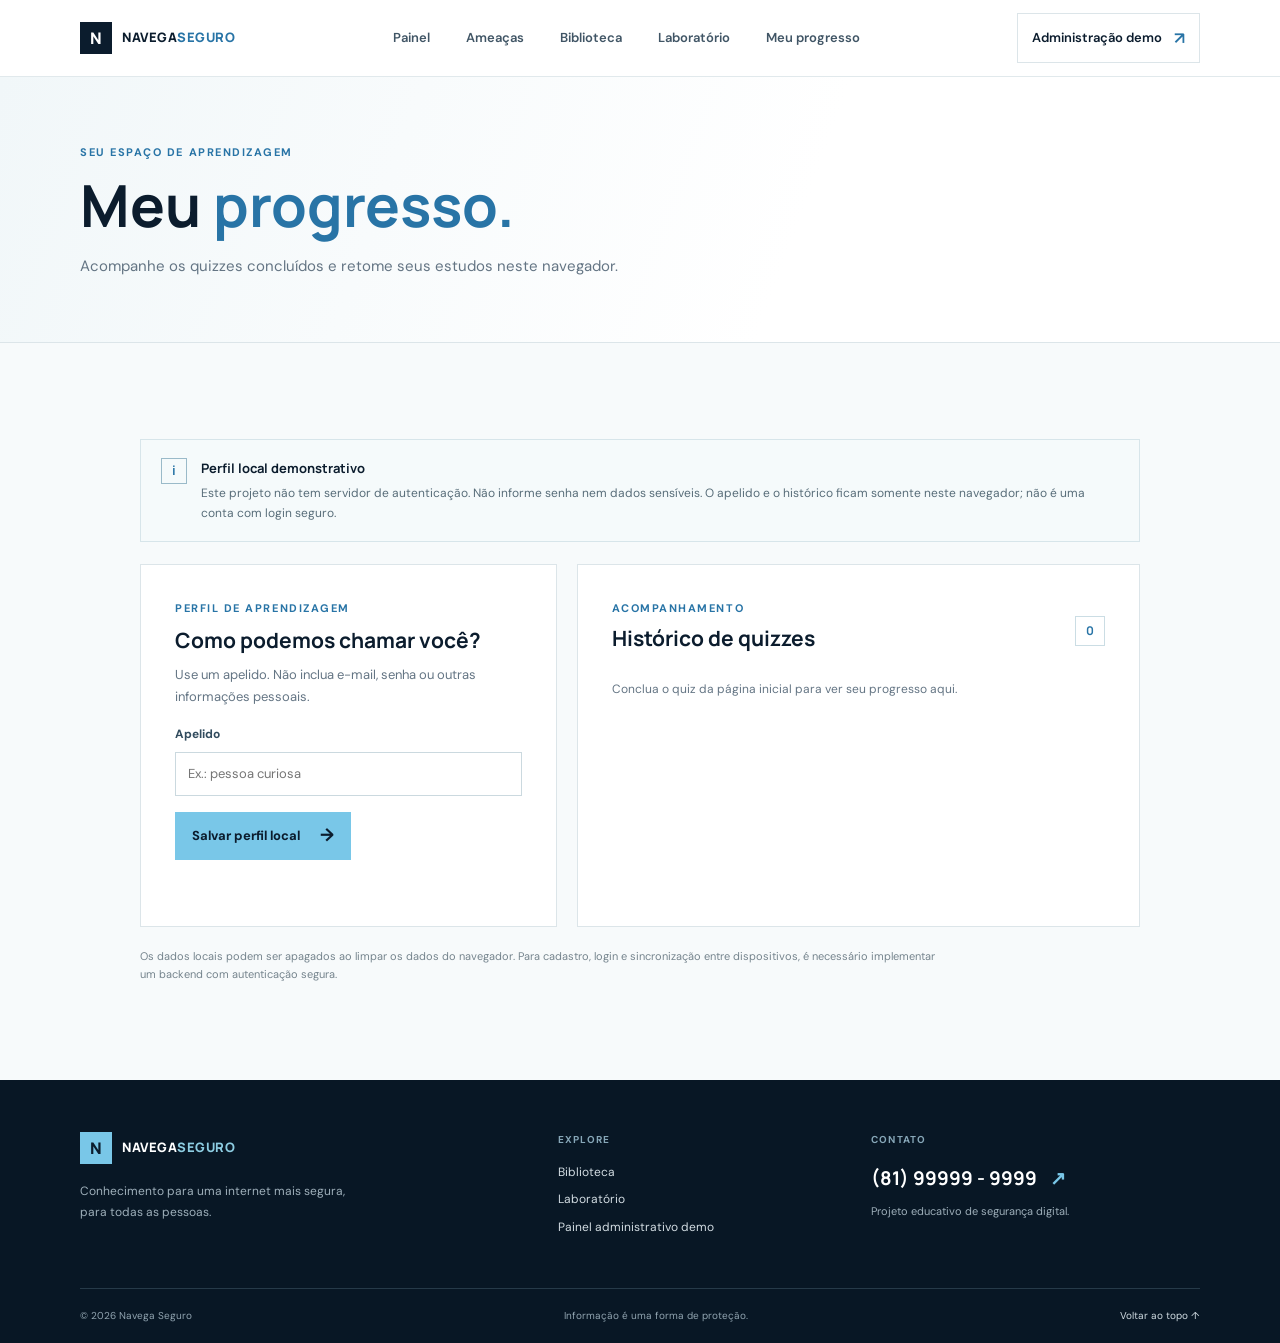
<file: conta.html>
<!DOCTYPE html>
<html lang="pt-BR">
<head>
	<meta charset="UTF-8">
	<meta name="viewport" content="width=device-width, initial-scale=1.0">
	<meta name="theme-color" content="#0b1c2d">
	<meta name="description" content="Acompanhe seu progresso de aprendizagem neste navegador.">
	<title>Meu progresso | Navega Seguro</title>
	<link rel="preconnect" href="https://fonts.googleapis.com">
	<link rel="preconnect" href="https://fonts.gstatic.com" crossorigin>
	<link href="https://fonts.googleapis.com/css2?family=DM+Sans:wght@400;500;600;700&family=Manrope:wght@500;600;700;800&display=swap" rel="stylesheet">
	<link rel="stylesheet" href="CSS/style.css">
	<script src="js/script.js" defer></script>
</head>
<body>
	<a class="skip-link" href="#conteudo">Pular para o conteúdo</a>
	<header class="site-header"><div class="container header-inner">
		<a class="brand" href="index.html" aria-label="Navega Seguro, página inicial"><span class="brand-mark" aria-hidden="true">N</span><span>NAVEGA<span class="brand-light">SEGURO</span></span></a>
		<button class="menu-toggle" type="button" aria-expanded="false" aria-controls="main-nav" aria-label="Abrir menu"><span></span><span></span><span></span></button>
		<nav class="main-nav" id="main-nav" aria-label="Navegação principal"><a href="index.html">Painel</a><a href="index.html#ameacas">Ameaças</a><a href="biblioteca.html">Biblioteca</a><a href="laboratorio.html">Laboratório</a><a href="conta.html" aria-current="page">Meu progresso</a></nav>
		<a class="header-cta" href="admin.html">Administração demo <span aria-hidden="true">↗</span></a>
	</div></header>
	<main id="conteudo">
		<section class="page-hero"><div class="container page-hero-inner"><p class="eyebrow eyebrow-blue">SEU ESPAÇO DE APRENDIZAGEM</p><h1>Meu <span>progresso.</span></h1><p>Acompanhe os quizzes concluídos e retome seus estudos neste navegador.</p></div></section>
		<section class="account-section section-pad"><div class="container account-layout">
			<div class="demo-notice"><span class="notice-symbol" aria-hidden="true">i</span><div><strong>Perfil local demonstrativo</strong><p>Este projeto não tem servidor de autenticação. Não informe senha nem dados sensíveis. O apelido e o histórico ficam somente neste navegador; não é uma conta com login seguro.</p></div></div>
			<div class="account-columns">
				<section class="account-panel" aria-labelledby="profile-title"><p class="eyebrow eyebrow-blue">PERFIL DE APRENDIZAGEM</p><h2 id="profile-title">Como podemos chamar você?</h2><p class="tool-description">Use um apelido. Não inclua e-mail, senha ou outras informações pessoais.</p><form id="profile-form"><label class="field-label" for="profile-name">Apelido</label><input class="text-input" id="profile-name" name="nickname" maxlength="32" autocomplete="off" placeholder="Ex.: pessoa curiosa" required><button class="button button-primary form-submit" type="submit">Salvar perfil local <span aria-hidden="true">→</span></button></form><p id="profile-feedback" class="form-feedback" role="status" aria-live="polite"></p><button class="quiet-button" id="profile-clear" type="button" hidden>Remover perfil e histórico deste navegador</button></section>
				<section class="account-panel history-panel" aria-labelledby="history-title"><div class="history-heading"><div><p class="eyebrow eyebrow-blue">ACOMPANHAMENTO</p><h2 id="history-title">Histórico de quizzes</h2></div><span class="history-count" id="history-count">0</span></div><div id="quiz-history" class="history-list"><p class="empty-state">Conclua o quiz da página inicial para ver seu progresso aqui.</p></div></section>
			</div>
			<p class="account-footnote">Os dados locais podem ser apagados ao limpar os dados do navegador. Para cadastro, login e sincronização entre dispositivos, é necessário implementar um backend com autenticação segura.</p>
		</div></section>
	</main>
	<footer class="site-footer"><div class="container footer-main"><div class="footer-brand-block"><a class="brand brand-footer" href="index.html"><span class="brand-mark" aria-hidden="true">N</span><span>NAVEGA<span class="brand-light">SEGURO</span></span></a><p>Conhecimento para uma internet mais segura, para todas as pessoas.</p></div><div class="footer-links"><p class="footer-label">EXPLORE</p><a href="biblioteca.html">Biblioteca</a><a href="laboratorio.html">Laboratório</a><a href="admin.html">Painel administrativo demo</a></div><div class="footer-contact"><p class="footer-label">CONTATO</p><a class="contact-number" href="tel:+5581999999999">(81) 99999 - 9999 <span aria-hidden="true">↗</span></a><p>Projeto educativo de segurança digital.</p></div></div><div class="container footer-bottom"><span>© <span id="current-year">2026</span> Navega Seguro</span><span>Informação é uma forma de proteção.</span><a href="#conteudo">Voltar ao topo ↑</a></div></footer>
</body>
</html>
</file>
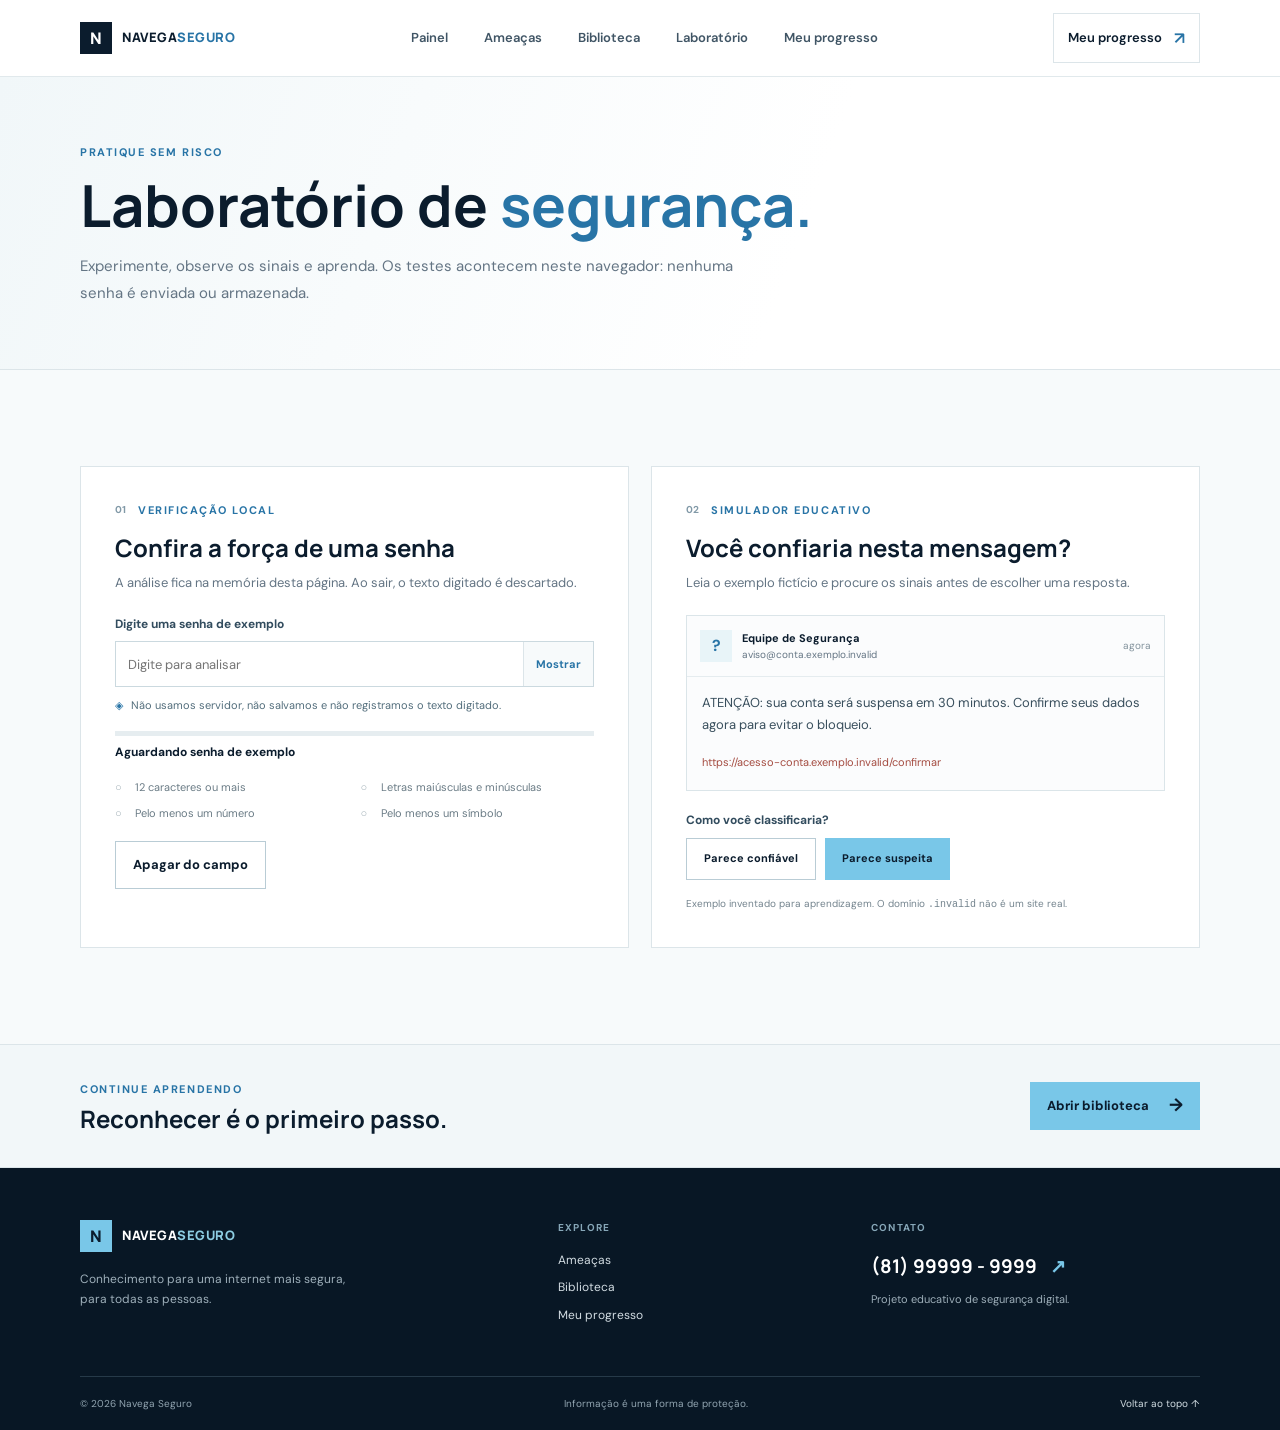
<file: laboratorio.html>
<!DOCTYPE html>
<html lang="pt-BR">
<head>
	<meta charset="UTF-8">
	<meta name="viewport" content="width=device-width, initial-scale=1.0">
	<meta name="theme-color" content="#0b1c2d">
	<meta name="description" content="Pratique hábitos seguros com simuladores educativos que funcionam no seu navegador.">
	<title>Laboratório | Navega Seguro</title>
	<link rel="preconnect" href="https://fonts.googleapis.com">
	<link rel="preconnect" href="https://fonts.gstatic.com" crossorigin>
	<link href="https://fonts.googleapis.com/css2?family=DM+Sans:wght@400;500;600;700&family=Manrope:wght@500;600;700;800&display=swap" rel="stylesheet">
	<link rel="stylesheet" href="CSS/style.css">
	<script src="js/script.js" defer></script>
</head>
<body>
	<a class="skip-link" href="#conteudo">Pular para o conteúdo</a>
	<header class="site-header"><div class="container header-inner">
		<a class="brand" href="index.html" aria-label="Navega Seguro, página inicial"><span class="brand-mark" aria-hidden="true">N</span><span>NAVEGA<span class="brand-light">SEGURO</span></span></a>
		<button class="menu-toggle" type="button" aria-expanded="false" aria-controls="main-nav" aria-label="Abrir menu"><span></span><span></span><span></span></button>
		<nav class="main-nav" id="main-nav" aria-label="Navegação principal"><a href="index.html">Painel</a><a href="index.html#ameacas">Ameaças</a><a href="biblioteca.html">Biblioteca</a><a href="laboratorio.html" aria-current="page">Laboratório</a><a href="conta.html">Meu progresso</a></nav>
		<a class="header-cta" href="conta.html">Meu progresso <span aria-hidden="true">↗</span></a>
	</div></header>
	<main id="conteudo">
		<section class="page-hero"><div class="container page-hero-inner"><p class="eyebrow eyebrow-blue">PRATIQUE SEM RISCO</p><h1>Laboratório de <span>segurança.</span></h1><p>Experimente, observe os sinais e aprenda. Os testes acontecem neste navegador: nenhuma senha é enviada ou armazenada.</p></div></section>
		<section class="lab-section section-pad"><div class="container lab-grid">
			<article class="tool-panel" aria-labelledby="password-tool-title">
				<div class="tool-heading"><span class="tool-number">01</span><p class="eyebrow eyebrow-blue">VERIFICAÇÃO LOCAL</p></div>
				<h2 id="password-tool-title">Confira a força de uma senha</h2>
				<p class="tool-description">A análise fica na memória desta página. Ao sair, o texto digitado é descartado.</p>
				<label class="field-label" for="password-checker">Digite uma senha de exemplo</label>
				<div class="password-input-wrap"><input id="password-checker" type="password" autocomplete="off" autocapitalize="off" spellcheck="false" aria-describedby="password-privacy password-result" placeholder="Digite para analisar"><button id="password-visibility" class="visibility-toggle" type="button" aria-label="Mostrar senha">Mostrar</button></div>
				<p class="privacy-note" id="password-privacy"><span aria-hidden="true">◈</span> Não usamos servidor, não salvamos e não registramos o texto digitado.</p>
				<div class="strength-track" role="progressbar" aria-label="Força estimada da senha" aria-valuemin="0" aria-valuemax="4" aria-valuenow="0" id="password-strength"><span></span></div>
				<p class="strength-result" id="password-result" aria-live="polite">Aguardando senha de exemplo</p>
				<ul class="criteria-list" aria-label="Critérios de senha"><li data-criterion="length"><span aria-hidden="true">○</span> 12 caracteres ou mais</li><li data-criterion="mixed"><span aria-hidden="true">○</span> Letras maiúsculas e minúsculas</li><li data-criterion="number"><span aria-hidden="true">○</span> Pelo menos um número</li><li data-criterion="symbol"><span aria-hidden="true">○</span> Pelo menos um símbolo</li></ul>
				<button class="button button-outline" id="password-clear" type="button">Apagar do campo</button>
			</article>
			<article class="tool-panel phishing-panel" aria-labelledby="phishing-tool-title">
				<div class="tool-heading"><span class="tool-number">02</span><p class="eyebrow eyebrow-blue">SIMULADOR EDUCATIVO</p></div>
				<h2 id="phishing-tool-title">Você confiaria nesta mensagem?</h2>
				<p class="tool-description">Leia o exemplo fictício e procure os sinais antes de escolher uma resposta.</p>
				<div class="message-sample"><div class="message-top"><span class="message-avatar" aria-hidden="true">?</span><span><strong>Equipe de Segurança</strong><small>aviso@conta.exemplo.invalid</small></span><span class="message-time">agora</span></div><div class="message-body"><p>ATENÇÃO: sua conta será suspensa em 30 minutos. Confirme seus dados agora para evitar o bloqueio.</p><span class="fake-link">https://acesso-conta.exemplo.invalid/confirmar</span></div></div>
				<p class="field-label">Como você classificaria?</p>
				<div class="simulator-actions"><button class="button button-outline" type="button" data-phishing-answer="safe">Parece confiável</button><button class="button button-primary" type="button" data-phishing-answer="suspicious">Parece suspeita</button></div>
				<div id="phishing-feedback" class="simulator-feedback" role="status" aria-live="polite" hidden></div>
				<p class="simulation-disclaimer">Exemplo inventado para aprendizagem. O domínio <code>.invalid</code> não é um site real.</p>
			</article>
		</div></section>
		<section class="section-band"><div class="container band-inner"><div><p class="eyebrow eyebrow-blue">CONTINUE APRENDENDO</p><h2>Reconhecer é o primeiro passo.</h2></div><a class="button button-primary" href="biblioteca.html">Abrir biblioteca <span aria-hidden="true">→</span></a></div></section>
	</main>
	<footer class="site-footer"><div class="container footer-main"><div class="footer-brand-block"><a class="brand brand-footer" href="index.html"><span class="brand-mark" aria-hidden="true">N</span><span>NAVEGA<span class="brand-light">SEGURO</span></span></a><p>Conhecimento para uma internet mais segura, para todas as pessoas.</p></div><div class="footer-links"><p class="footer-label">EXPLORE</p><a href="index.html#ameacas">Ameaças</a><a href="biblioteca.html">Biblioteca</a><a href="conta.html">Meu progresso</a></div><div class="footer-contact"><p class="footer-label">CONTATO</p><a class="contact-number" href="tel:+5581999999999">(81) 99999 - 9999 <span aria-hidden="true">↗</span></a><p>Projeto educativo de segurança digital.</p></div></div><div class="container footer-bottom"><span>© <span id="current-year">2026</span> Navega Seguro</span><span>Informação é uma forma de proteção.</span><a href="#conteudo">Voltar ao topo ↑</a></div></footer>
</body>
</html>
</file>
<file: CSS/style.css>
:root {
  color-scheme: light;
  --navy: #0b1c2d;
  --navy-soft: #122a40;
  --blue: #2874a6;
  --blue-bright: #79c7e8;
  --ice: #e8f4f8;
  --paper: #f7fafb;
  --white: #ffffff;
  --ink: #172a3a;
  --muted: #647584;
  --line: #dce5e9;
  --font-body: "DM Sans", sans-serif;
  --font-display: "Manrope", sans-serif;
}

* { box-sizing: border-box; }
html { scroll-behavior: smooth; scroll-padding-top: 84px; }
body { margin: 0; color: var(--ink); background: var(--white); font-family: var(--font-body); font-size: 16px; line-height: 1.65; -webkit-font-smoothing: antialiased; }
img { display: block; max-width: 100%; }
a { color: inherit; }
button { font: inherit; }
.container { width: min(1120px, calc(100% - 48px)); margin-inline: auto; }
.skip-link { position: absolute; z-index: 20; top: 8px; left: 8px; padding: 10px 14px; color: var(--white); background: var(--navy); transform: translateY(-150%); }
.skip-link:focus { transform: translateY(0); }
.site-header { position: sticky; z-index: 10; top: 0; border-bottom: 1px solid rgba(220, 229, 233, .85); background: rgba(255,255,255,.96); backdrop-filter: blur(14px); }
.header-inner { display: flex; min-height: 76px; align-items: center; justify-content: space-between; gap: 28px; }
.brand { display: inline-flex; align-items: center; gap: 10px; color: var(--navy); font-family: var(--font-display); font-size: 13px; font-weight: 800; letter-spacing: .04em; text-decoration: none; white-space: nowrap; }
.brand-mark { display: grid; width: 32px; height: 32px; place-items: center; color: var(--white); background: var(--navy); font-size: 16px; }
.brand-light { color: var(--blue); }
.main-nav { display: flex; align-items: center; gap: clamp(18px, 3vw, 36px); }
.main-nav a, .header-cta { color: #405565; font-size: 13px; font-weight: 600; text-decoration: none; transition: color .2s ease; }
.main-nav a:hover, .main-nav a:focus-visible { color: var(--blue); }
.header-cta { display: inline-flex; align-items: center; gap: 12px; padding: 10px 14px; border: 1px solid var(--line); color: var(--navy); }
.header-cta span { color: var(--blue); font-size: 17px; }
.menu-toggle { display: none; }

.hero { position: relative; overflow: hidden; color: var(--white); background: var(--navy); }
.hero-layout { display: grid; min-height: 555px; grid-template-columns: 1.02fr .98fr; align-items: center; gap: 30px; padding-block: 54px 60px; }
.hero-copy { position: relative; z-index: 1; padding-block: 18px; animation: rise-in .7s ease both; }
.eyebrow { margin: 0 0 20px; color: #a7c7d7; font-size: 11px; font-weight: 700; letter-spacing: .14em; }
.status-dot { display: inline-block; width: 7px; height: 7px; margin-right: 8px; border-radius: 50%; background: #76cbe9; box-shadow: 0 0 0 4px rgba(118,203,233,.15); vertical-align: 1px; }
h1, h2, h3, p { margin-top: 0; }
h1, h2 { font-family: var(--font-display); letter-spacing: 0; }
.hero h1 { max-width: 610px; margin-bottom: 20px; font-size: clamp(42px, 5.3vw, 66px); font-weight: 700; line-height: 1.08; }
.hero h1 span { color: var(--blue-bright); }
.hero-description { max-width: 480px; margin-bottom: 26px; color: #c1d0d9; font-size: 16px; line-height: 1.8; }
.hero-actions { display: flex; flex-wrap: wrap; align-items: center; gap: 24px; }
.button { display: inline-flex; min-height: 48px; align-items: center; justify-content: center; gap: 20px; padding: 0 17px; border: 0; font-size: 13px; font-weight: 700; text-decoration: none; transition: transform .2s ease, background .2s ease; cursor: pointer; }
.button:hover { transform: translateY(-2px); }
.button:focus-visible, a:focus-visible, button:focus-visible { outline: 3px solid #61b9de; outline-offset: 3px; }
.button-primary { color: var(--navy); background: var(--blue-bright); }
.button-primary:hover { background: #9cddf4; }
.button span { font-size: 18px; }
.text-link { color: #d6e5ec; font-size: 13px; font-weight: 600; text-decoration: none; }
.text-link span { margin-left: 6px; color: var(--blue-bright); }
.hero-note { display: flex; align-items: center; gap: 9px; margin-top: 45px; color: #a8bbc7; font-size: 12px; }
.note-icon { display: grid; width: 20px; height: 20px; place-items: center; border: 1px solid #5b8299; border-radius: 50%; color: #9cddf4; font-size: 11px; }

.dashboard { background: #fff; }
.dashboard-heading { margin-bottom: 32px; }
.dashboard-stats { display: grid; grid-template-columns: repeat(4, 1fr); border: 1px solid var(--line); background: var(--paper); }
.dashboard-stat { display: grid; min-height: 137px; grid-template-columns: 38px 1fr; grid-template-rows: 1fr auto; align-items: end; gap: 4px 12px; padding: 21px; border-right: 1px solid var(--line); }
.dashboard-stat:last-child { border-right: 0; }
.stat-icon { display: grid; width: 34px; height: 34px; grid-row: 1 / span 2; place-items: center; align-self: start; border: 1px solid #c6dce5; color: var(--blue); font-size: 16px; }
.dashboard-stat strong { color: var(--navy); font-family: var(--font-display); font-size: 32px; line-height: 1; }
.dashboard-stat > span:last-child { color: var(--muted); font-size: 11px; line-height: 1.4; }
.dashboard-lower { display: grid; grid-template-columns: 1fr 1fr; gap: 50px; margin-top: 48px; }
.threat-radar { padding: 24px; border: 1px solid var(--line); background: var(--paper); }
.radar-title { display: flex; align-items: center; justify-content: space-between; }
.radar-title .eyebrow, .quick-heading .eyebrow { margin-bottom: 7px; }
.radar-title h3, .quick-heading h3 { margin-bottom: 0; color: var(--navy); font-family: var(--font-display); font-size: 20px; }
.radar-symbol { color: var(--blue); font-size: 23px; }
.radar-note { margin: 11px 0 17px; color: var(--muted); font-size: 12px; line-height: 1.6; }
.radar-tags { display: flex; flex-wrap: wrap; gap: 8px; }
.radar-tags a { padding: 6px 9px; border: 1px solid #d5e4e9; color: #385467; background: var(--white); font-size: 11px; text-decoration: none; }
.radar-tags a:hover { border-color: var(--blue); color: var(--blue); }
.source-link { display: inline-flex; gap: 8px; margin-top: 20px; color: var(--blue); font-size: 11px; font-weight: 700; text-decoration: none; }
.source-link:hover { text-decoration: underline; }
.quick-heading { margin-bottom: 13px; }
.quick-link { display: grid; min-height: 68px; grid-template-columns: 30px 1fr 20px; align-items: center; gap: 12px; border-bottom: 1px solid var(--line); text-decoration: none; }
.quick-link:first-of-type { border-top: 1px solid var(--line); }
.quick-number { color: #7e9aaa; font-size: 10px; font-weight: 700; }
.quick-link strong, .quick-link small { display: block; }
.quick-link strong { color: var(--navy); font-family: var(--font-display); font-size: 13px; }
.quick-link small { color: var(--muted); font-size: 11px; }
.quick-arrow { color: var(--blue); font-size: 16px; transition: transform .2s ease; }
.quick-link:hover .quick-arrow { transform: translate(2px, -2px); }

.hero-visual { position: relative; min-height: 420px; overflow: hidden; border: 1px solid rgba(134,191,217,.25); background: radial-gradient(ellipse at 50% 46%, rgba(35,113,153,.42), transparent 49%), linear-gradient(140deg, #102d43 0%, #0c2236 65%, #102d43 100%); animation: rise-in .8s .12s ease both; }
.visual-grid { position: absolute; inset: 0; opacity: .25; background-image: linear-gradient(rgba(159,205,224,.13) 1px, transparent 1px), linear-gradient(90deg, rgba(159,205,224,.13) 1px, transparent 1px); background-size: 36px 36px; mask-image: linear-gradient(135deg, black, transparent 85%); }
.visual-orbit { position: absolute; top: 50%; left: 50%; border: 1px solid rgba(128,195,222,.25); border-radius: 50%; transform: translate(-50%, -50%); }
.orbit-one { width: 290px; height: 290px; }
.orbit-two { width: 390px; height: 390px; border-style: dashed; opacity: .65; }
.shield-art { position: absolute; top: 50%; left: 50%; display: grid; width: 180px; height: 210px; place-items: center; transform: translate(-50%, -50%); }
.shield-glow { position: absolute; width: 150px; height: 150px; border-radius: 50%; background: rgba(66,183,222,.2); filter: blur(35px); }
.shield-shape { position: relative; display: grid; width: 125px; height: 145px; place-items: center; clip-path: polygon(50% 0, 94% 16%, 89% 67%, 74% 84%, 50% 100%, 26% 84%, 11% 67%, 6% 16%); background: linear-gradient(145deg, #a4e7f6 0%, #4faacc 48%, #236c98 100%); filter: drop-shadow(0 10px 20px rgba(0,0,0,.2)); }
.shield-shape::before { position: absolute; inset: 9px; content: ""; clip-path: polygon(50% 0, 94% 16%, 89% 67%, 74% 84%, 50% 100%, 26% 84%, 11% 67%, 6% 16%); background: linear-gradient(140deg, #164765, #102c43); }
.shield-check { position: relative; z-index: 1; color: #91e2f5; font-family: var(--font-display); font-size: 54px; font-weight: 500; }
.orbit-node { position: absolute; display: grid; width: 38px; height: 38px; place-items: center; border: 1px solid rgba(149,211,233,.5); border-radius: 50%; color: #9ee2f4; background: #143951; box-shadow: 0 0 22px rgba(53,155,194,.19); }
.node-top { top: 54px; left: 50%; transform: translateX(-50%); }
.node-right { top: 50%; right: 51px; }
.node-bottom { bottom: 56px; left: 50%; transform: translateX(-50%); font-size: 10px; letter-spacing: 2px; }
.visual-label { position: absolute; display: flex; align-items: center; gap: 8px; padding: 9px 11px; border: 1px solid rgba(155,205,225,.3); color: #d5eaf2; background: rgba(13,36,54,.85); font-size: 9px; font-weight: 700; letter-spacing: .1em; }
.visual-label span { color: #8bd9ef; }
.label-lock { top: 25%; left: 7%; }
.label-privacy { right: 5%; bottom: 24%; }
.visual-index { position: absolute; right: 14px; bottom: 12px; color: #7195a9; font-size: 10px; letter-spacing: .1em; }
.hero-bottom-line { position: absolute; right: 0; bottom: 0; left: 0; height: 3px; background: linear-gradient(90deg, transparent, #63c0e0 50%, transparent); opacity: .7; }

.section-pad { padding-block: 96px; }
.section-heading { margin-bottom: 42px; }
.heading-split { display: flex; align-items: end; justify-content: space-between; gap: 40px; }
.eyebrow-blue { color: var(--blue); }
.section-heading .eyebrow, .quiz-heading .eyebrow { margin-bottom: 14px; }
h2 { margin-bottom: 0; color: var(--navy); font-size: clamp(34px, 4vw, 48px); font-weight: 700; line-height: 1.14; }
h2 span { color: var(--blue); }
.section-intro { max-width: 360px; margin: 0 0 4px; color: var(--muted); font-size: 15px; line-height: 1.8; }
.threats { background: var(--paper); }
.threat-grid { display: grid; grid-template-columns: repeat(3, 1fr); border-top: 1px solid var(--line); border-left: 1px solid var(--line); }
.threat-item { position: relative; min-height: 220px; padding: 25px 24px 24px; border-right: 1px solid var(--line); border-bottom: 1px solid var(--line); background: rgba(255,255,255,.55); transition: background .2s ease, transform .2s ease; }
.threat-item:hover { z-index: 1; background: var(--white); transform: translateY(-3px); }
.item-number { position: absolute; top: 20px; right: 22px; color: #a7b6bf; font-size: 10px; font-weight: 700; letter-spacing: .1em; }
.item-icon { display: grid; width: 39px; height: 39px; margin-bottom: 16px; place-items: center; border: 1px solid #cfe0e7; color: var(--blue); font-size: 18px; }
.threat-item h3 { max-width: 250px; margin-bottom: 8px; color: var(--navy); font-family: var(--font-display); font-size: 16px; line-height: 1.4; }
.threat-item p { max-width: 300px; margin-bottom: 0; color: var(--muted); font-size: 13px; line-height: 1.7; }
.item-arrow { position: absolute; right: 22px; bottom: 22px; color: #7aaac1; font-size: 16px; }

.protection { color: var(--white); background: var(--navy); }
.protection-layout { display: grid; grid-template-columns: .78fr 1.22fr; gap: clamp(50px, 9vw, 120px); }
.protection-aside { position: relative; align-self: start; }
.protection-aside .eyebrow { color: #9cc5d7; }
.protection h2 { color: var(--white); font-size: clamp(34px, 3.8vw, 45px); }
.protection h2 span { color: var(--blue-bright); }
.protection-aside > p:not(.eyebrow) { max-width: 360px; margin: 20px 0 25px; color: #b7c8d2; font-size: 14px; line-height: 1.8; }
.button-light { color: var(--navy); background: #eaf6fa; }
.button-light:hover { background: var(--white); }
.aside-deco { width: 180px; margin-top: 75px; padding: 12px 0; border-top: 1px solid #315068; border-bottom: 1px solid #315068; color: #829eae; font-family: var(--font-display); font-size: 11px; font-weight: 700; letter-spacing: .12em; line-height: 1.5; }
.aside-deco span { float: right; color: var(--blue-bright); font-size: 19px; }
.protection-list { border-top: 1px solid #345066; }
.tip-row { display: grid; grid-template-columns: 40px 1fr; gap: 16px; padding: 20px 0; border-bottom: 1px solid #345066; }
.tip-check { display: grid; width: 32px; height: 32px; place-items: center; border: 1px solid #41627a; color: #9ddcf0; font-size: 10px; font-weight: 700; }
.tip-row h3 { margin: 1px 0 5px; color: var(--white); font-family: var(--font-display); font-size: 15px; }
.tip-row p { max-width: 590px; margin-bottom: 0; color: #b0c1cb; font-size: 13px; line-height: 1.7; }

.quiz-section { background: #edf5f7; }
.quiz-layout { display: grid; grid-template-columns: .75fr 1.25fr; align-items: center; gap: clamp(45px, 8vw, 100px); }
.quiz-heading > p:not(.eyebrow) { max-width: 360px; margin: 20px 0 20px; color: var(--muted); font-size: 14px; line-height: 1.8; }
.quiz-meta { display: flex; flex-wrap: wrap; align-items: center; gap: 9px; color: #627885; font-size: 11px; font-weight: 600; }
.meta-icon { color: var(--blue); font-size: 16px; }
.meta-divider { color: #a7b6bf; }
.quiz-panel { min-height: 415px; padding: clamp(23px, 4vw, 38px); border: 1px solid #d5e3e8; background: var(--white); box-shadow: 0 18px 50px rgba(23,58,77,.07); }
.quiz-topline { display: flex; align-items: center; justify-content: space-between; color: var(--blue); font-size: 10px; font-weight: 700; letter-spacing: .1em; }
.progress-total { color: #91a1ab; }
.quiz-score { color: #748591; font-size: 11px; letter-spacing: 0; }
.progress-track { height: 3px; margin: 13px 0 26px; background: #e5edf0; }
.progress-track span { display: block; width: 0; height: 100%; background: var(--blue); transition: width .3s ease; }
.question-title { margin-bottom: 18px; color: var(--navy); font-family: var(--font-display); font-size: 20px; line-height: 1.45; }
.answer-list { display: grid; gap: 9px; }
.answer-option { display: flex; width: 100%; min-height: 46px; align-items: center; gap: 12px; padding: 10px 13px; border: 1px solid #dce6ea; color: #405462; background: var(--white); text-align: left; font-size: 13px; cursor: pointer; transition: border-color .2s ease, background .2s ease; }
.answer-option:hover:not(:disabled) { border-color: #77b5cf; background: #f5fafb; }
.answer-letter { display: grid; flex: 0 0 23px; width: 23px; height: 23px; place-items: center; border: 1px solid #d5e0e5; color: #6b7e89; font-size: 10px; font-weight: 700; }
.answer-option.is-correct { border-color: #63a98b; background: #f0f8f4; }
.answer-option.is-correct .answer-letter { border-color: #63a98b; color: #286e50; }
.answer-option.is-wrong { border-color: #d58e83; background: #fff6f4; }
.answer-option.is-wrong .answer-letter { border-color: #d58e83; color: #a33e31; }
.answer-option:disabled { cursor: default; }
.answer-feedback { margin-top: 15px; padding: 12px 14px; border-left: 3px solid #63a98b; color: #355a4b; background: #f0f8f4; font-size: 12px; line-height: 1.65; }
.answer-feedback.is-wrong { border-color: #d58e83; color: #78463f; background: #fff6f4; }
.quiz-next { min-height: 42px; margin-top: 15px; padding-inline: 14px; font-size: 12px; }
.quiz-result h3 { margin-bottom: 8px; color: var(--navy); font-family: var(--font-display); font-size: 26px; line-height: 1.3; }
.result-score { margin-bottom: 20px; color: var(--blue); font-family: var(--font-display); font-size: 17px; font-weight: 700; }
.result-explanations { display: grid; max-height: 265px; gap: 12px; overflow-y: auto; padding-right: 8px; }
.result-explanation { padding-bottom: 10px; border-bottom: 1px solid var(--line); color: #5a6e7c; font-size: 12px; line-height: 1.55; }
.result-explanation strong { display: block; margin-bottom: 3px; color: var(--navy); }
.quiz-restart { margin-top: 18px; }

.updates { background: var(--white); }
.updates-heading { margin-bottom: 38px; }
.updates-grid { display: grid; grid-template-columns: 1.1fr 1fr 1fr; border-top: 1px solid var(--line); border-bottom: 1px solid var(--line); }
.update-feature { position: relative; display: flex; min-height: 300px; flex-direction: column; padding: 24px 28px 20px 0; border-right: 1px solid var(--line); }
.feature-top { display: flex; align-items: center; justify-content: space-between; }
.update-tag { padding: 5px 8px; border: 1px solid #b9dbe8; color: var(--blue); font-size: 9px; font-weight: 700; letter-spacing: .1em; }
.feature-symbol { color: var(--blue); font-size: 19px; }
.update-category { margin: 27px 0 8px; color: var(--blue); font-size: 10px; font-weight: 700; letter-spacing: .1em; }
.update-feature h3 { max-width: 340px; margin-bottom: 10px; color: var(--navy); font-family: var(--font-display); font-size: 23px; line-height: 1.3; }
.update-feature > p:last-of-type { max-width: 390px; margin-bottom: 20px; color: var(--muted); font-size: 13px; line-height: 1.75; }
.feature-rule { width: 45px; height: 2px; margin-top: auto; background: var(--blue-bright); }
.update-note { position: relative; display: flex; min-height: 300px; flex-direction: column; padding: 26px 26px 20px; border-right: 1px solid var(--line); }
.update-note:last-child { border-right: 0; }
.note-number { color: #6c8492; font-size: 10px; font-weight: 700; letter-spacing: .1em; }
.update-icon { position: absolute; top: 18px; right: 24px; color: #8aa8b7; font-size: 16px; }
.update-note h3 { max-width: 260px; margin: 37px 0 10px; color: var(--navy); font-family: var(--font-display); font-size: 18px; line-height: 1.4; }
.update-note > p { margin-bottom: 22px; color: var(--muted); font-size: 13px; line-height: 1.7; }
.note-link { display: inline-flex; align-items: center; gap: 10px; margin-top: auto; color: var(--blue); font-size: 11px; font-weight: 700; text-decoration: none; }
.note-link:hover { text-decoration: underline; }

.site-footer { color: #c1cfd7; background: #081725; }
.footer-main { display: grid; grid-template-columns: 1.3fr .8fr 1fr; gap: 50px; padding-block: 52px 42px; }
.brand-footer { color: var(--white); }
.brand-footer .brand-mark { color: var(--navy); background: var(--blue-bright); }
.brand-footer .brand-light { color: #8dcde2; }
.footer-brand-block > p { max-width: 265px; margin: 17px 0 0; color: #9eafba; font-size: 12px; line-height: 1.7; }
.footer-label { margin-bottom: 14px; color: #87a7b8; font-size: 10px; font-weight: 700; letter-spacing: .12em; }
.footer-links { display: flex; flex-direction: column; align-items: flex-start; }
.footer-links a { margin-bottom: 8px; color: #d2dce2; font-size: 12px; text-decoration: none; }
.footer-links a:hover { color: var(--blue-bright); }
.footer-contact .contact-number { display: inline-flex; align-items: center; gap: 13px; color: var(--white); font-family: var(--font-display); font-size: 19px; font-weight: 700; text-decoration: none; }
.contact-number span { color: var(--blue-bright); }
.footer-contact > p:last-child { margin: 8px 0 0; color: #9eafba; font-size: 11px; }
.footer-bottom { display: flex; min-height: 55px; align-items: center; justify-content: space-between; gap: 20px; border-top: 1px solid #263a49; color: #91a4b0; font-size: 10px; }
.footer-bottom a { color: #d1dce2; text-decoration: none; }

.page-hero { padding: 66px 0 62px; border-bottom: 1px solid var(--line); background: linear-gradient(110deg, #f1f7f9 0%, #fff 62%); }
.page-hero-inner { animation: rise-in .45s ease both; }
.page-hero .eyebrow { margin-bottom: 12px; }
.page-hero h1 { max-width: 850px; margin-bottom: 15px; color: var(--navy); font-size: clamp(40px, 5vw, 58px); line-height: 1.12; }
.page-hero h1 span { color: var(--blue); }
.page-hero-inner > p:last-child { max-width: 680px; margin-bottom: 0; color: var(--muted); font-size: 15px; line-height: 1.8; }
.lab-section, .library-section, .account-section, .admin-section { background: var(--paper); }
.lab-grid { display: grid; grid-template-columns: repeat(2, minmax(0, 1fr)); gap: 22px; }
.tool-panel, .account-panel { min-width: 0; padding: clamp(22px, 3vw, 34px); border: 1px solid var(--line); background: var(--white); }
.tool-heading { display: flex; align-items: center; gap: 12px; margin-bottom: 13px; }
.tool-heading .eyebrow { margin: 0; }
.tool-number { color: #8199a7; font-size: 10px; font-weight: 700; }
.tool-panel h2, .account-panel h2 { margin-bottom: 9px; color: var(--navy); font-size: 24px; line-height: 1.3; }
.tool-description { margin-bottom: 20px; color: var(--muted); font-size: 13px; line-height: 1.7; }
.field-label { display: block; margin: 17px 0 7px; color: #324c5e; font-size: 12px; font-weight: 700; }
.text-input, .password-input-wrap input { width: 100%; min-width: 0; min-height: 44px; padding: 10px 12px; border: 1px solid #cbd9df; border-radius: 0; color: var(--ink); background: #fff; font: inherit; font-size: 13px; }
.text-input:focus, .password-input-wrap input:focus, .search-field input:focus { outline: 3px solid rgba(74,164,201,.24); border-color: var(--blue); }
.password-input-wrap { display: flex; min-width: 0; border: 1px solid #cbd9df; }
.password-input-wrap input { border: 0; }
.password-input-wrap input:focus { outline: 0; }
.password-input-wrap:focus-within { outline: 3px solid rgba(74,164,201,.24); border-color: var(--blue); }
.visibility-toggle { padding-inline: 12px; border: 0; border-left: 1px solid #dce5e9; color: var(--blue); background: #f7fafb; font-size: 11px; font-weight: 700; cursor: pointer; }
.privacy-note { display: flex; gap: 8px; margin: 10px 0 16px; color: #536e7c; font-size: 11px; line-height: 1.6; }
.privacy-note span { flex: 0 0 auto; color: var(--blue); }
.strength-track { height: 5px; background: #e6edf0; }
.strength-track span { display: block; width: 0; height: 100%; background: #b94a42; transition: width .2s ease, background .2s ease; }
.strength-track[data-level="2"] span { background: #d69a36; }
.strength-track[data-level="3"] span { background: #579976; }
.strength-track[data-level="4"] span { background: #287c56; }
.strength-result { min-height: 24px; margin: 7px 0 11px; color: var(--navy); font-size: 12px; font-weight: 700; }
.criteria-list { display: grid; grid-template-columns: 1fr 1fr; gap: 8px 12px; margin: 0 0 19px; padding: 0; list-style: none; }
.criteria-list li { color: #6b7c86; font-size: 11px; }
.criteria-list li span { display: inline-block; width: 17px; color: #9cabb3; }
.criteria-list li.criterion-met { color: #286e50; }
.criteria-list li.criterion-met span { color: #286e50; }
.button-outline { border: 1px solid #b9ccd5; color: var(--navy); background: var(--white); }
.button-outline:hover { background: #f0f7f9; }
.message-sample { margin: 20px 0; border: 1px solid #dbe5e9; background: #fbfcfd; }
.message-top { display: flex; align-items: center; gap: 10px; padding: 13px; border-bottom: 1px solid #e5ecef; }
.message-avatar { display: grid; flex: 0 0 32px; width: 32px; height: 32px; place-items: center; color: var(--blue); background: var(--ice); font-weight: 700; }
.message-top strong, .message-top small { display: block; }
.message-top strong { color: var(--navy); font-size: 11px; }
.message-top small { color: var(--muted); font-size: 10px; overflow-wrap: anywhere; }
.message-time { margin-left: auto; color: #82929c; font-size: 10px; }
.message-body { padding: 15px; }
.message-body p { margin-bottom: 12px; color: #394f5d; font-size: 13px; line-height: 1.7; }
.fake-link { color: #a44c41; font-size: 11px; overflow-wrap: anywhere; }
.simulator-actions { display: flex; flex-wrap: wrap; gap: 9px; }
.simulator-actions .button { min-height: 42px; gap: 9px; font-size: 11px; }
.simulator-feedback { margin-top: 14px; padding: 12px 14px; border-left: 3px solid #d69a36; color: #6c5224; background: #fff8e9; font-size: 12px; line-height: 1.7; }
.simulator-feedback.is-correct { border-color: #579976; color: #355a4b; background: #f0f8f4; }
.simulation-disclaimer { margin: 16px 0 0; color: #74848e; font-size: 10px; line-height: 1.6; }
.section-band { padding-block: 35px; border-block: 1px solid var(--line); background: #f2f7f9; }
.band-inner { display: flex; align-items: center; justify-content: space-between; gap: 25px; }
.band-inner .eyebrow { margin-bottom: 7px; }
.band-inner h2 { font-size: 24px; }
.band-inner .button { flex: 0 0 auto; }

.library-toolbar { display: flex; align-items: center; justify-content: space-between; gap: 20px; margin-bottom: 25px; }
.search-field { display: flex; width: min(440px, 100%); min-height: 46px; align-items: center; gap: 10px; padding: 0 13px; border: 1px solid #cbd9df; background: var(--white); }
.search-field > span:not(.sr-only) { color: var(--blue); font-size: 20px; }
.search-field input { width: 100%; min-width: 0; border: 0; outline: 0; color: var(--ink); font: inherit; font-size: 13px; }
.library-count { color: var(--muted); font-size: 11px; white-space: nowrap; }
.library-grid { display: grid; grid-template-columns: repeat(3, minmax(0, 1fr)); border-top: 1px solid var(--line); border-left: 1px solid var(--line); }
.library-card { display: flex; min-height: 250px; flex-direction: column; padding: 23px; border-right: 1px solid var(--line); border-bottom: 1px solid var(--line); background: var(--white); }
.library-category { display: block; margin-bottom: 13px; color: var(--blue); font-size: 9px; font-weight: 700; letter-spacing: .1em; }
.library-card h2 { margin-bottom: 9px; color: var(--navy); font-size: 18px; line-height: 1.4; }
.library-card p { margin-bottom: 18px; color: var(--muted); font-size: 12px; line-height: 1.75; }
.library-card .note-link { margin-top: auto; }
.empty-search { margin: 28px 0 0; color: var(--muted); font-size: 13px; }
.glossary-section { background: #fff; }
.glossary-layout { display: grid; grid-template-columns: .7fr 1.3fr; gap: clamp(38px, 8vw, 100px); }
.glossary-layout h2 { font-size: 40px; }
.glossary-intro { max-width: 280px; margin: 18px 0 0; color: var(--muted); font-size: 13px; line-height: 1.7; }
.glossary-list { border-top: 1px solid var(--line); }
.glossary-list details { border-bottom: 1px solid var(--line); }
.glossary-list summary { display: flex; min-height: 58px; align-items: center; justify-content: space-between; gap: 15px; color: var(--navy); font-family: var(--font-display); font-size: 14px; font-weight: 700; cursor: pointer; list-style: none; }
.glossary-list summary::-webkit-details-marker { display: none; }
.glossary-list summary span { color: var(--blue); font-size: 20px; }
.glossary-list details[open] summary span { transform: rotate(45deg); }
.glossary-list details p { max-width: 620px; margin: 0 0 18px; color: var(--muted); font-size: 12px; line-height: 1.75; }
.sr-only { position: absolute; width: 1px; height: 1px; overflow: hidden; clip: rect(0,0,0,0); white-space: nowrap; clip-path: inset(50%); }

.account-layout { max-width: 1000px; }
.demo-notice { display: flex; gap: 14px; padding: 18px 20px; border: 1px solid #d7e5ea; background: #f5fafb; }
.notice-symbol { display: grid; flex: 0 0 26px; width: 26px; height: 26px; place-items: center; border: 1px solid #9abac9; color: var(--blue); font-family: var(--font-display); font-size: 13px; font-weight: 700; }
.demo-notice strong { display: block; margin-bottom: 3px; color: var(--navy); font-family: var(--font-display); font-size: 13px; }
.demo-notice p { margin-bottom: 0; color: #586d79; font-size: 12px; line-height: 1.7; }
.account-columns { display: grid; grid-template-columns: .85fr 1.15fr; gap: 20px; margin-top: 22px; }
.account-panel .eyebrow { margin-bottom: 10px; }
.account-panel h2 { font-size: 21px; }
.account-panel .tool-description { margin: 8px 0 17px; }
.form-submit { margin-top: 16px; }
.form-feedback { min-height: 20px; margin: 12px 0 0; color: #286e50; font-size: 11px; line-height: 1.6; }
.quiet-button { padding: 7px 0; border: 0; color: #8a443d; background: transparent; font-size: 11px; font-weight: 700; text-decoration: underline; cursor: pointer; }
.history-heading { display: flex; align-items: center; justify-content: space-between; gap: 15px; }
.history-heading .eyebrow { margin-bottom: 8px; }
.history-count { display: grid; width: 30px; height: 30px; place-items: center; border: 1px solid #cbdde4; color: var(--blue); font-family: var(--font-display); font-size: 12px; font-weight: 700; }
.history-list { max-height: 310px; overflow-y: auto; }
.history-entry { display: flex; align-items: center; justify-content: space-between; gap: 12px; padding: 13px 0; border-top: 1px solid #e6edef; }
.history-entry time { color: var(--muted); font-size: 11px; }
.history-entry strong { color: var(--navy); font-size: 12px; white-space: nowrap; }
.empty-state { margin: 0; padding: 18px 0; color: var(--muted); font-size: 12px; line-height: 1.65; }
.account-footnote { max-width: 800px; margin: 20px 0 0; color: #75848d; font-size: 11px; line-height: 1.7; }
.admin-notice { margin-bottom: 22px; }
.admin-metrics { display: grid; grid-template-columns: repeat(3, 1fr); margin-bottom: 22px; border: 1px solid var(--line); background: var(--white); }
.admin-metrics article { display: flex; min-height: 88px; align-items: center; justify-content: space-between; gap: 14px; padding: 16px 20px; border-right: 1px solid var(--line); }
.admin-metrics article:last-child { border-right: 0; }
.admin-metrics span { max-width: 150px; color: var(--muted); font-size: 11px; line-height: 1.5; }
.admin-metrics strong { color: var(--navy); font-family: var(--font-display); font-size: 27px; }
.admin-layout { display: grid; grid-template-columns: .85fr 1.15fr; gap: 20px; }
.stacked-form { display: grid; }
.stacked-form .field-label { margin-top: 12px; }
.text-area { min-height: 100px; resize: vertical; }
.admin-article-list { max-height: 370px; overflow-y: auto; }
.admin-article-row { display: flex; align-items: flex-start; justify-content: space-between; gap: 15px; padding: 14px 0; border-top: 1px solid #e6edef; }
.admin-article-row .library-category { margin-bottom: 4px; }
.admin-article-row h3 { margin-bottom: 4px; color: var(--navy); font-family: var(--font-display); font-size: 13px; }
.admin-article-row p { margin-bottom: 0; color: var(--muted); font-size: 11px; line-height: 1.6; }
.admin-article-row .quiet-button { flex: 0 0 auto; }
.local-users { margin-top: 20px; padding-top: 18px; border-top: 1px solid var(--line); }
.local-users .eyebrow { margin-bottom: 4px; }
.local-users h3 { margin-bottom: 0; color: var(--navy); font-family: var(--font-display); font-size: 15px; }
.local-users .empty-state { padding: 10px 0 0; }

[hidden] { display: none !important; }
@keyframes rise-in { from { opacity: 0; transform: translateY(14px); } to { opacity: 1; transform: translateY(0); } }
@media (prefers-reduced-motion: reduce) { *, *::before, *::after { scroll-behavior: auto !important; animation-duration: .01ms !important; animation-iteration-count: 1 !important; transition-duration: .01ms !important; } }
@media (max-width: 900px) {
  .header-inner { gap: 18px; }
  .main-nav { gap: 18px; }
  .hero-layout { min-height: 500px; grid-template-columns: 1fr .85fr; gap: 18px; }
  .hero h1 { font-size: clamp(40px, 6vw, 56px); }
  .hero-visual { min-height: 370px; }
  .label-lock { left: 3%; }
  .label-privacy { right: 2%; }
  .threat-item { padding-inline: 18px; }
  .protection-layout { gap: 50px; }
  .dashboard-stats { grid-template-columns: repeat(2, 1fr); }
  .dashboard-stat:nth-child(2) { border-right: 0; }
  .dashboard-stat:nth-child(-n+2) { border-bottom: 1px solid var(--line); }
  .dashboard-lower { gap: 28px; }
  .library-grid { grid-template-columns: repeat(2, minmax(0, 1fr)); }
  .account-columns, .admin-layout { grid-template-columns: 1fr 1fr; }
}
@media (max-width: 700px) {
  .container { width: min(100% - 36px, 520px); }
  .header-inner { min-height: 66px; }
  .menu-toggle { display: flex; width: 40px; height: 40px; flex-direction: column; align-items: center; justify-content: center; gap: 5px; margin-left: auto; border: 1px solid var(--line); background: var(--white); cursor: pointer; }
  .menu-toggle span { display: block; width: 16px; height: 2px; background: var(--navy); transition: transform .2s ease; }
  .menu-toggle[aria-expanded="true"] span:first-child { transform: translateY(3.5px) rotate(45deg); }
  .menu-toggle[aria-expanded="true"] span:nth-child(2) { opacity: 0; }
  .menu-toggle[aria-expanded="true"] span:last-child { transform: translateY(-3.5px) rotate(-45deg); }
  .main-nav { position: absolute; top: 65px; right: 0; left: 0; display: none; flex-direction: column; align-items: stretch; gap: 0; padding: 8px 18px 14px; border-bottom: 1px solid var(--line); background: var(--white); box-shadow: 0 12px 18px rgba(13,36,54,.08); }
  .main-nav.is-open { display: flex; }
  .main-nav a { padding: 12px 4px; border-bottom: 1px solid #edf1f3; }
  .main-nav a:last-child { border-bottom: 0; }
  .header-cta { display: none; }
  .hero-layout { grid-template-columns: 1fr; gap: 30px; padding-block: 52px 36px; }
  .hero-copy { padding: 0; }
  .hero h1 { max-width: 540px; font-size: clamp(39px, 10vw, 54px); }
  .hero-description { font-size: 14px; }
  .hero-note { margin-top: 26px; }
  .hero-visual { min-height: 310px; }
  .orbit-one { width: 220px; height: 220px; }
  .orbit-two { width: 300px; height: 300px; }
  .shield-art { transform: translate(-50%, -50%) scale(.8); }
  .node-top { top: 24px; }
  .node-bottom { bottom: 25px; }
  .node-right { right: 24px; }
  .label-lock { top: 18%; left: 4%; }
  .label-privacy { right: 3%; bottom: 16%; }
  .section-pad { padding-block: 68px; }
  .dashboard-lower { grid-template-columns: 1fr; gap: 30px; margin-top: 30px; }
  .dashboard-stat { min-height: 112px; padding: 16px 13px; }
  .dashboard-stat strong { font-size: 27px; }
  .dashboard-stat > span:last-child { font-size: 10px; }
  .threat-radar { padding: 19px; }
  .page-hero { padding-block: 48px; }
  .page-hero h1 { font-size: clamp(37px, 9vw, 48px); }
  .lab-grid, .library-grid, .glossary-layout, .account-columns, .admin-layout { grid-template-columns: 1fr; }
  .library-toolbar { align-items: flex-start; flex-direction: column; gap: 11px; }
  .library-card { min-height: 220px; }
  .band-inner { align-items: flex-start; flex-direction: column; }
  .band-inner h2 { font-size: 21px; }
  .criteria-list { grid-template-columns: 1fr; }
  .admin-metrics { grid-template-columns: 1fr; }
  .admin-metrics article { min-height: 66px; border-right: 0; border-bottom: 1px solid var(--line); }
  .admin-metrics article:last-child { border-bottom: 0; }
  .heading-split { display: block; }
  .section-intro { margin-top: 18px; }
  .section-heading { margin-bottom: 30px; }
  .threat-grid { grid-template-columns: repeat(2, 1fr); }
  .threat-item { min-height: 230px; padding: 20px 15px; }
  .threat-item h3 { font-size: 14px; }
  .threat-item p { font-size: 12px; }
  .item-number { top: 15px; right: 14px; }
  .item-arrow { right: 14px; bottom: 14px; }
  .protection-layout { grid-template-columns: 1fr; gap: 36px; }
  .protection-aside > p:not(.eyebrow) { max-width: 420px; }
  .aside-deco { display: none; }
  .tip-row { grid-template-columns: 34px 1fr; gap: 12px; padding-block: 17px; }
  .tip-row h3 { font-size: 14px; }
  .tip-row p { font-size: 12px; }
  .quiz-layout { grid-template-columns: 1fr; gap: 30px; }
  .quiz-heading > p:not(.eyebrow) { max-width: 450px; margin-block: 14px; }
  .quiz-panel { min-height: 400px; padding: 22px 18px; }
  .question-title { font-size: 18px; }
  .updates-grid { grid-template-columns: 1fr; }
  .update-feature, .update-note { min-height: auto; padding: 22px 0; border-right: 0; border-bottom: 1px solid var(--line); }
  .update-feature { min-height: 270px; }
  .update-note { min-height: 235px; }
  .update-note:last-child { border-bottom: 0; }
  .update-note h3 { margin-top: 26px; }
  .footer-main { grid-template-columns: 1fr 1fr; gap: 32px 22px; padding-block: 38px 28px; }
  .footer-brand-block { grid-column: 1 / -1; }
  .footer-contact .contact-number { font-size: 16px; }
  .footer-bottom { min-height: 64px; flex-wrap: wrap; justify-content: space-between; gap: 6px 15px; padding-block: 12px; }
  .footer-bottom span:nth-child(2) { display: none; }
}
@media (max-width: 380px) {
  .container { width: calc(100% - 28px); }
  .brand { font-size: 11px; }
  .hero-actions { align-items: flex-start; flex-direction: column; gap: 16px; }
  .hero-visual { min-height: 270px; }
  .visual-label { padding: 7px 8px; font-size: 8px; }
  .label-lock { top: 13%; }
  .label-privacy { bottom: 12%; }
  .threat-item { min-height: 250px; padding-inline: 12px; }
  .footer-main { grid-template-columns: 1fr; }
  .footer-brand-block { grid-column: auto; }
  .tool-panel, .account-panel { padding: 19px 15px; }
  .simulator-actions { flex-direction: column; }
  .simulator-actions .button { width: 100%; }
  .admin-article-row { flex-direction: column; }
}
</file>
